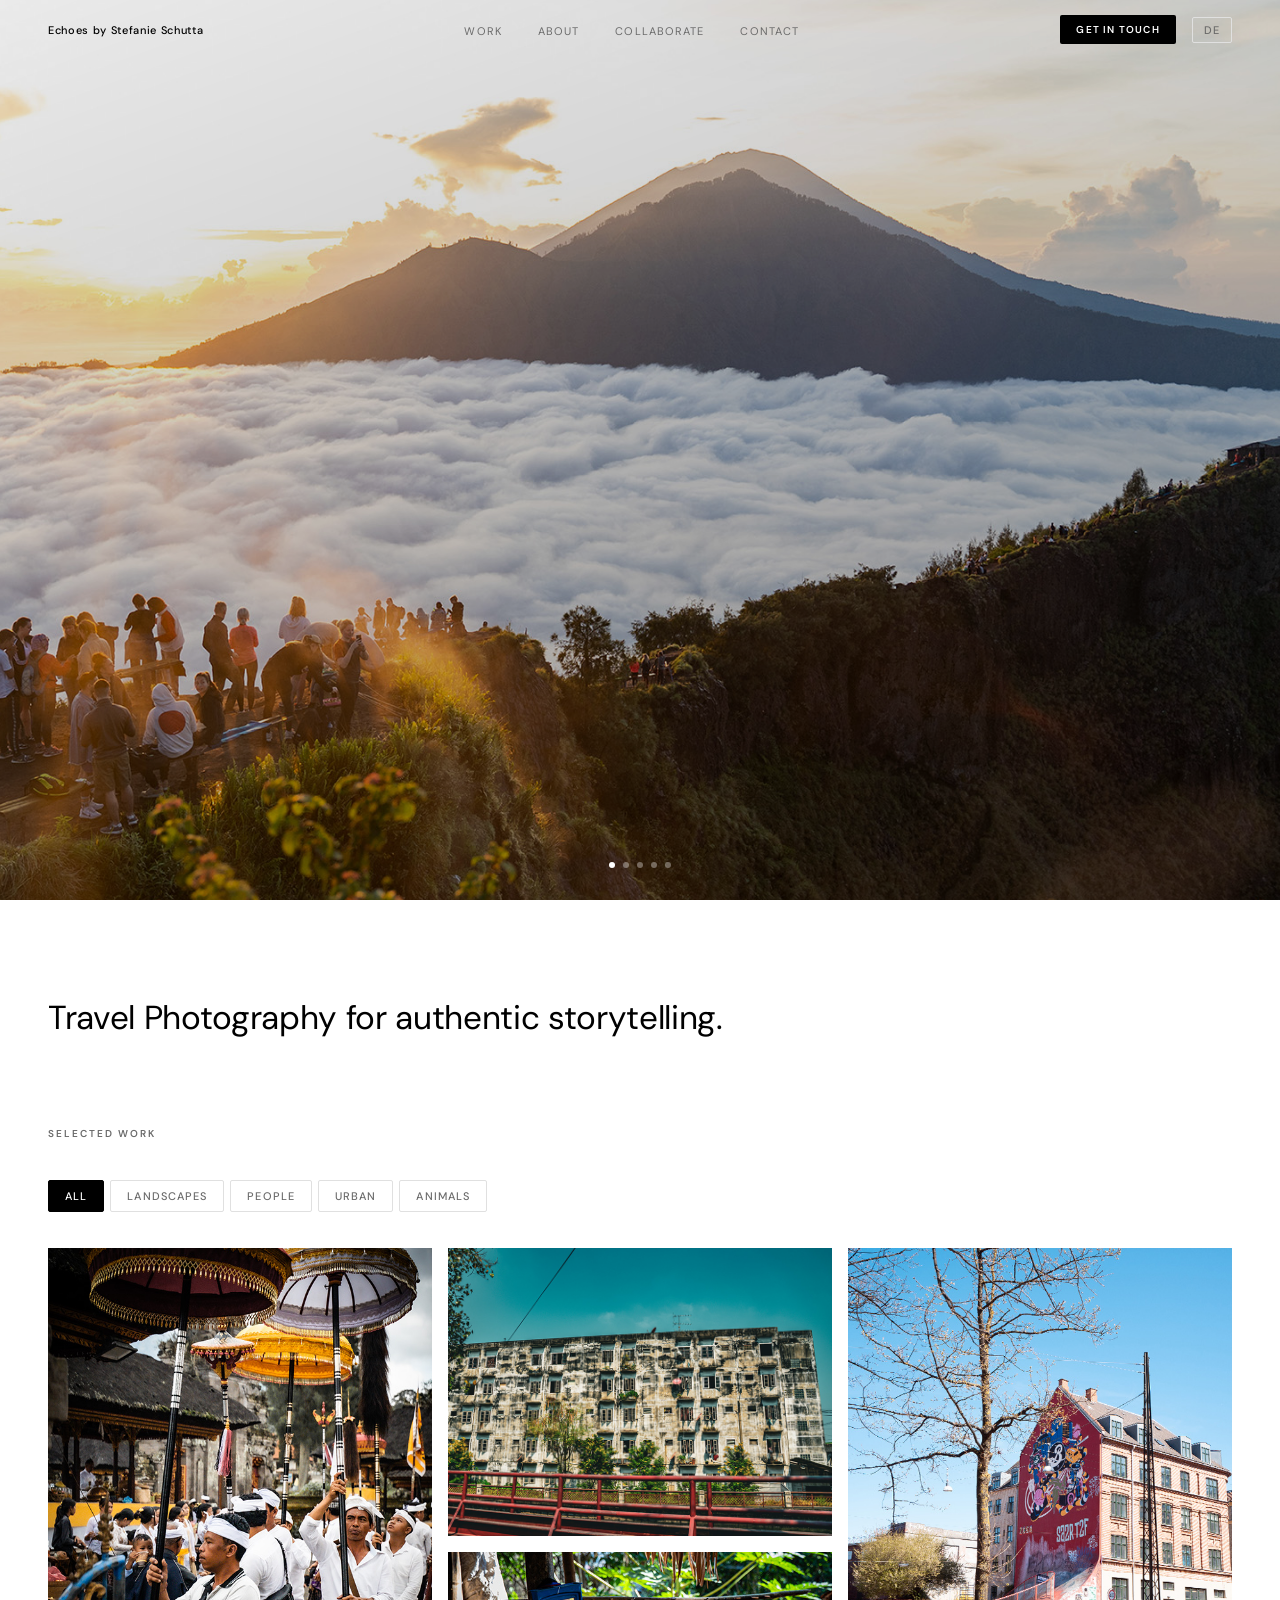
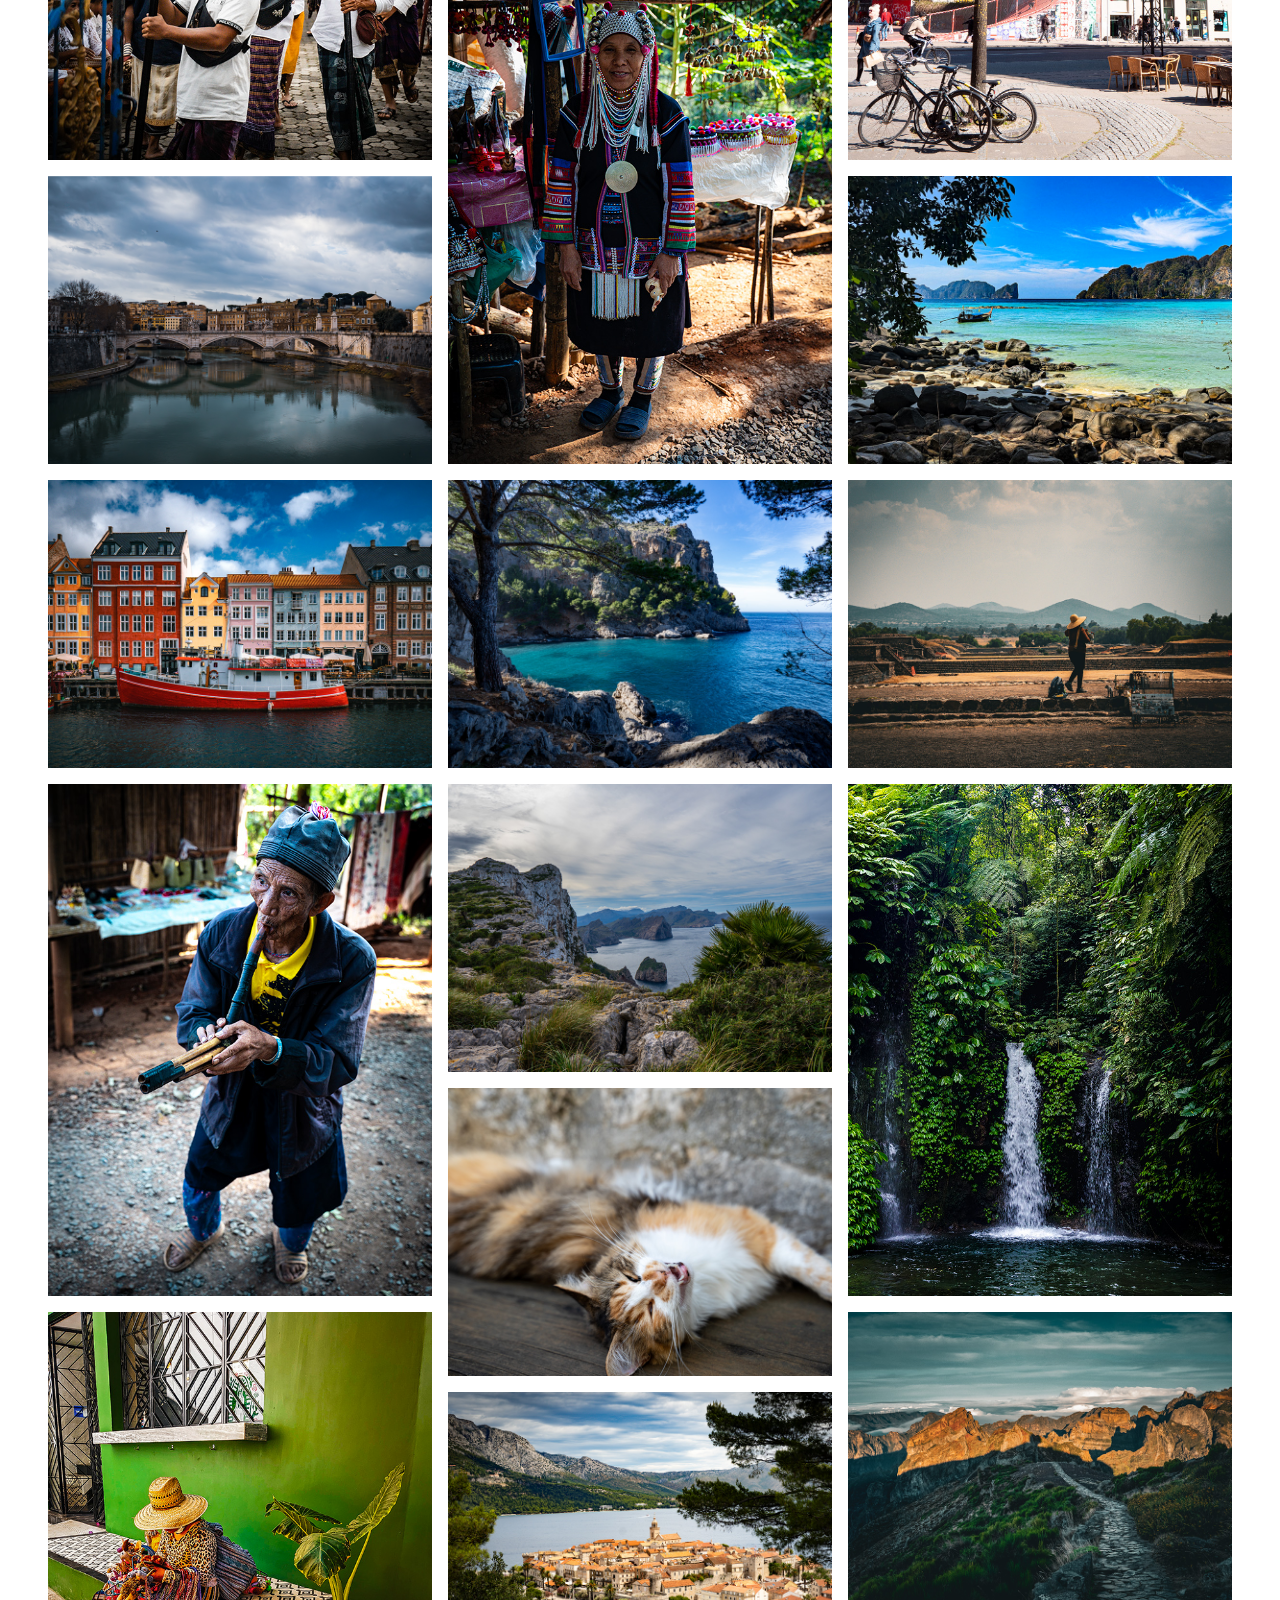
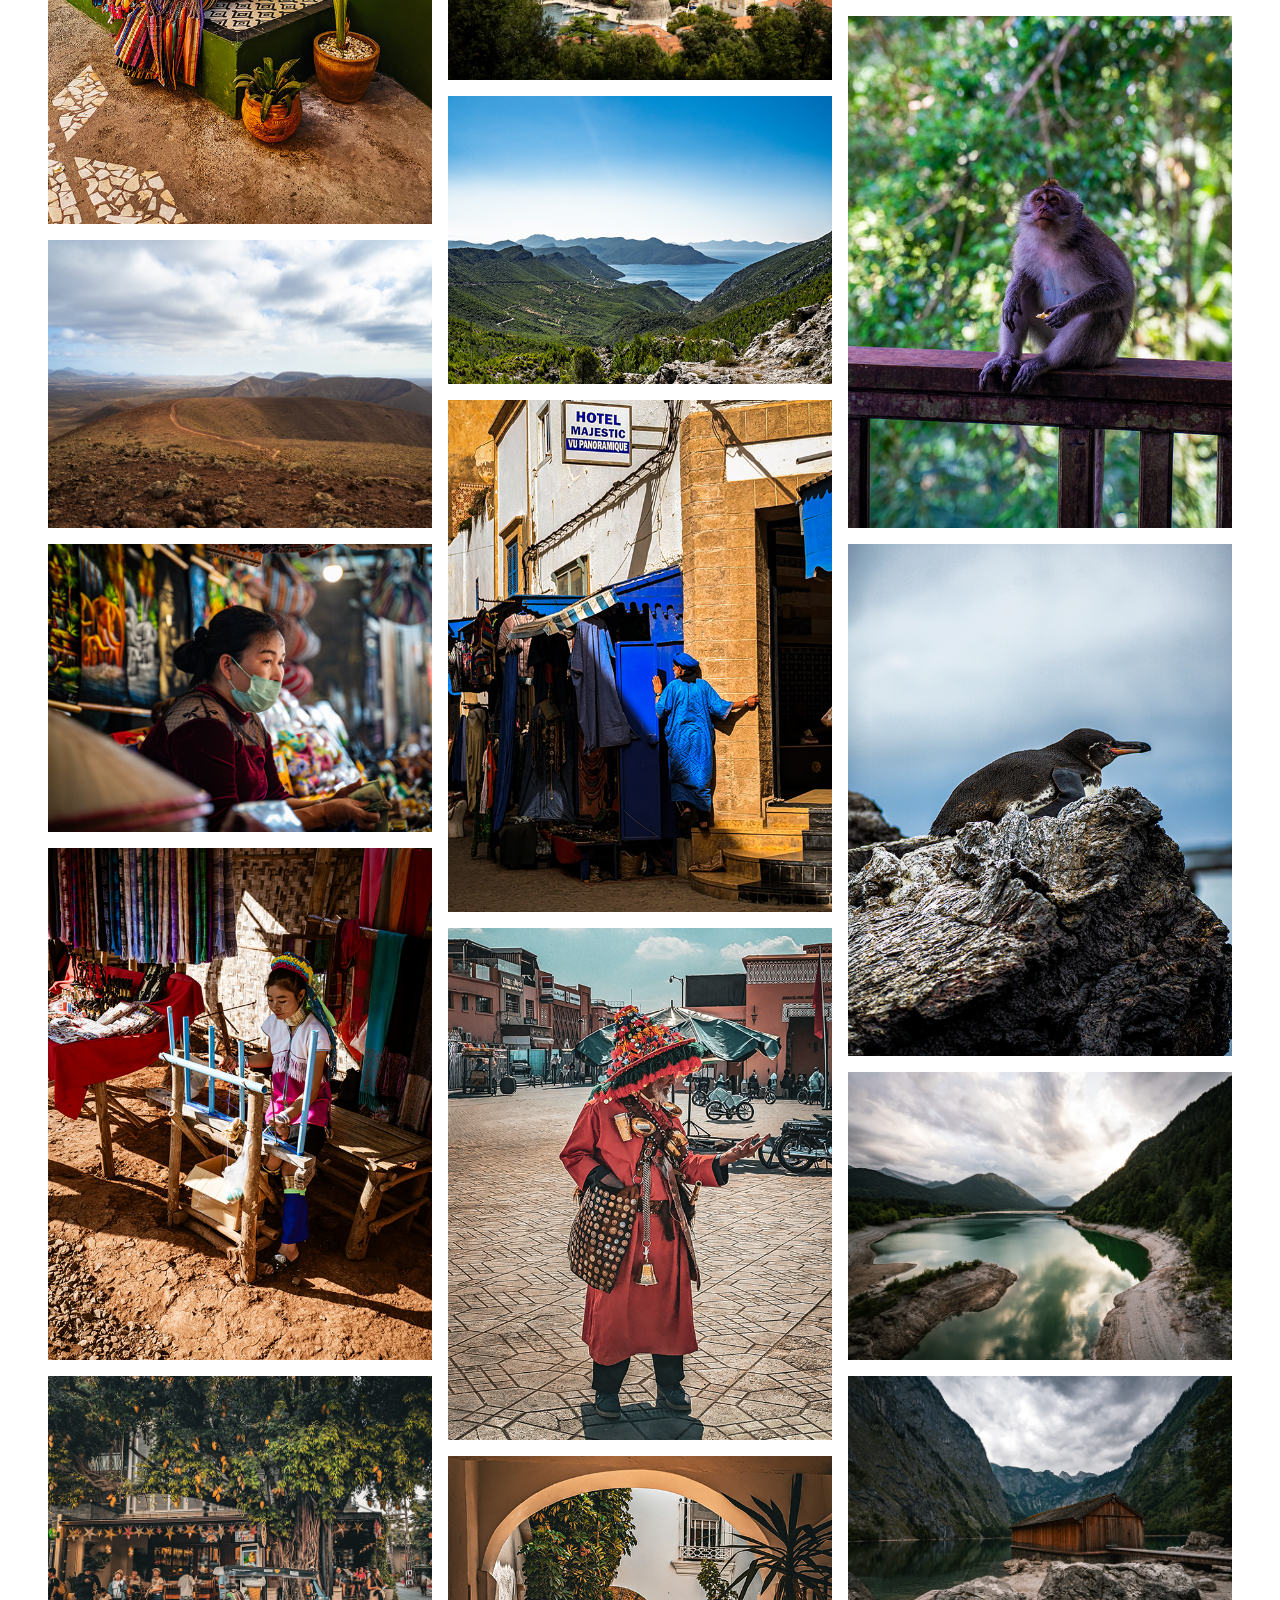
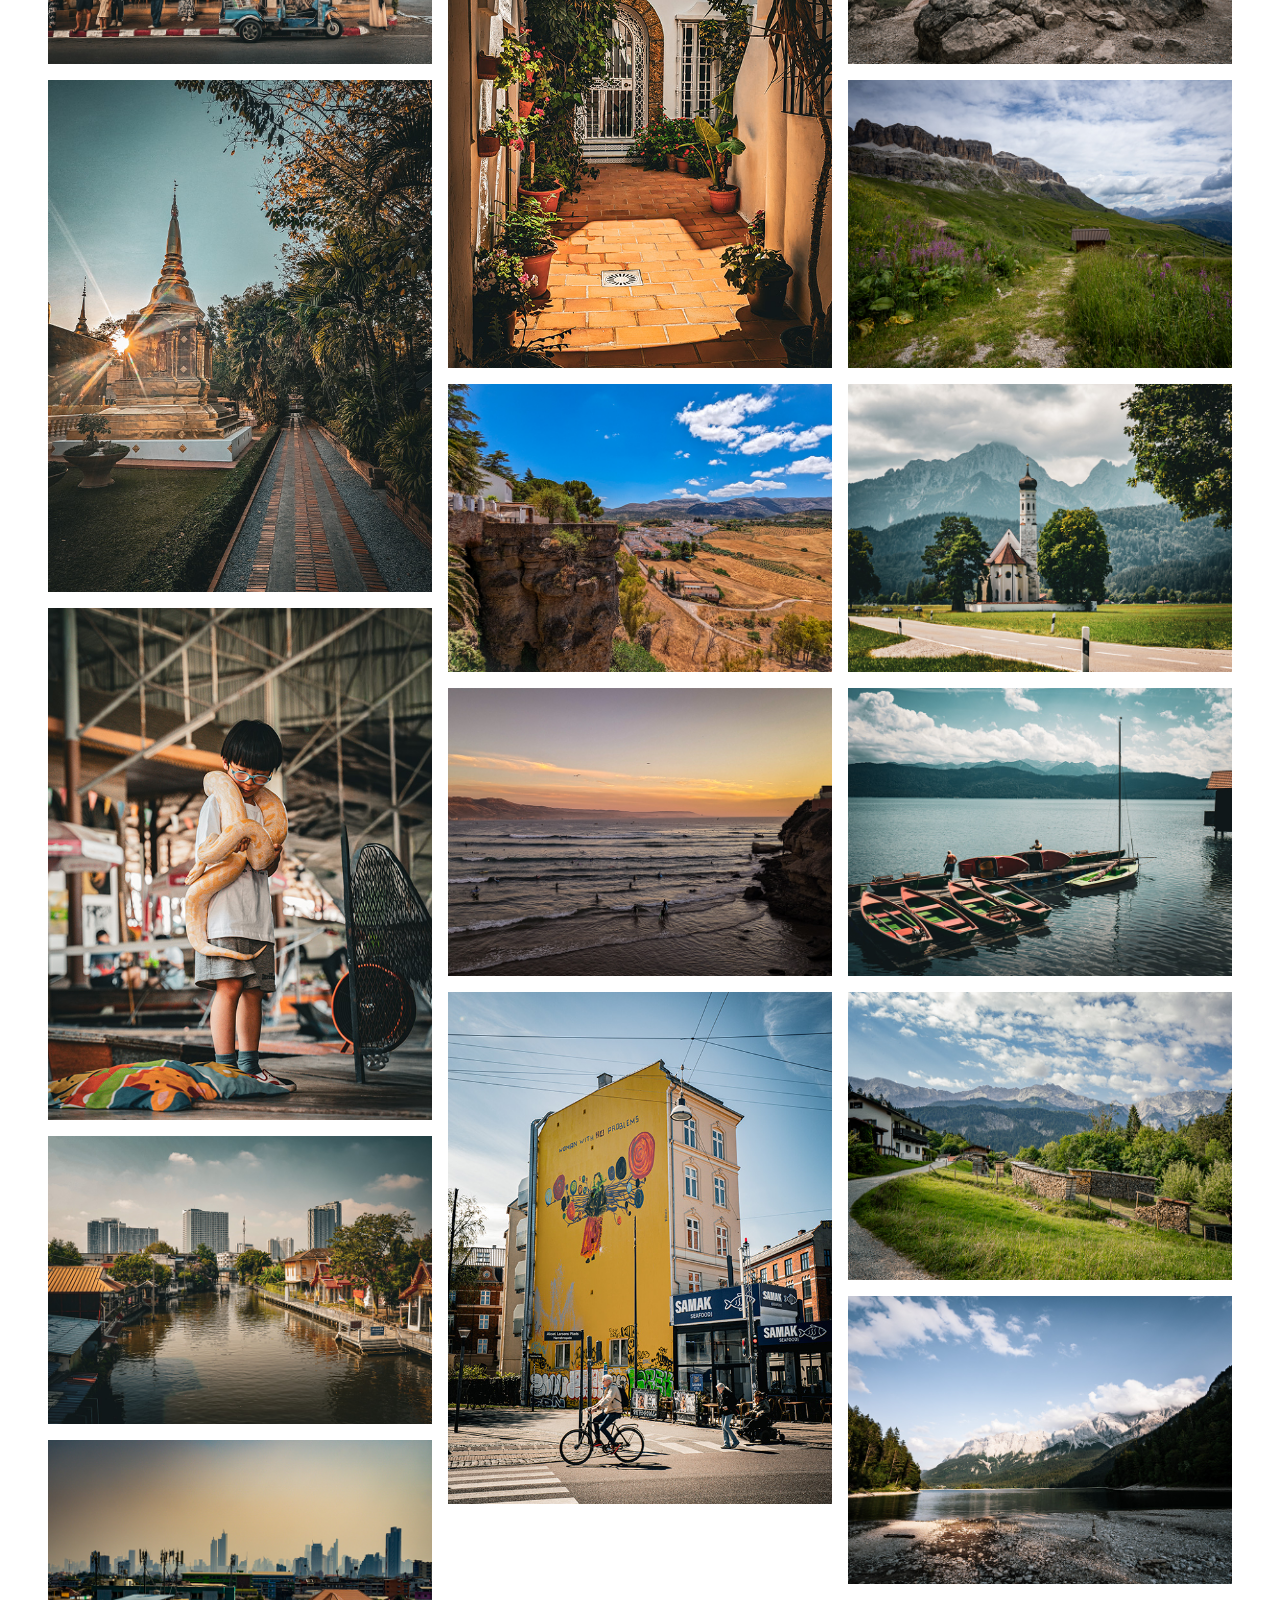
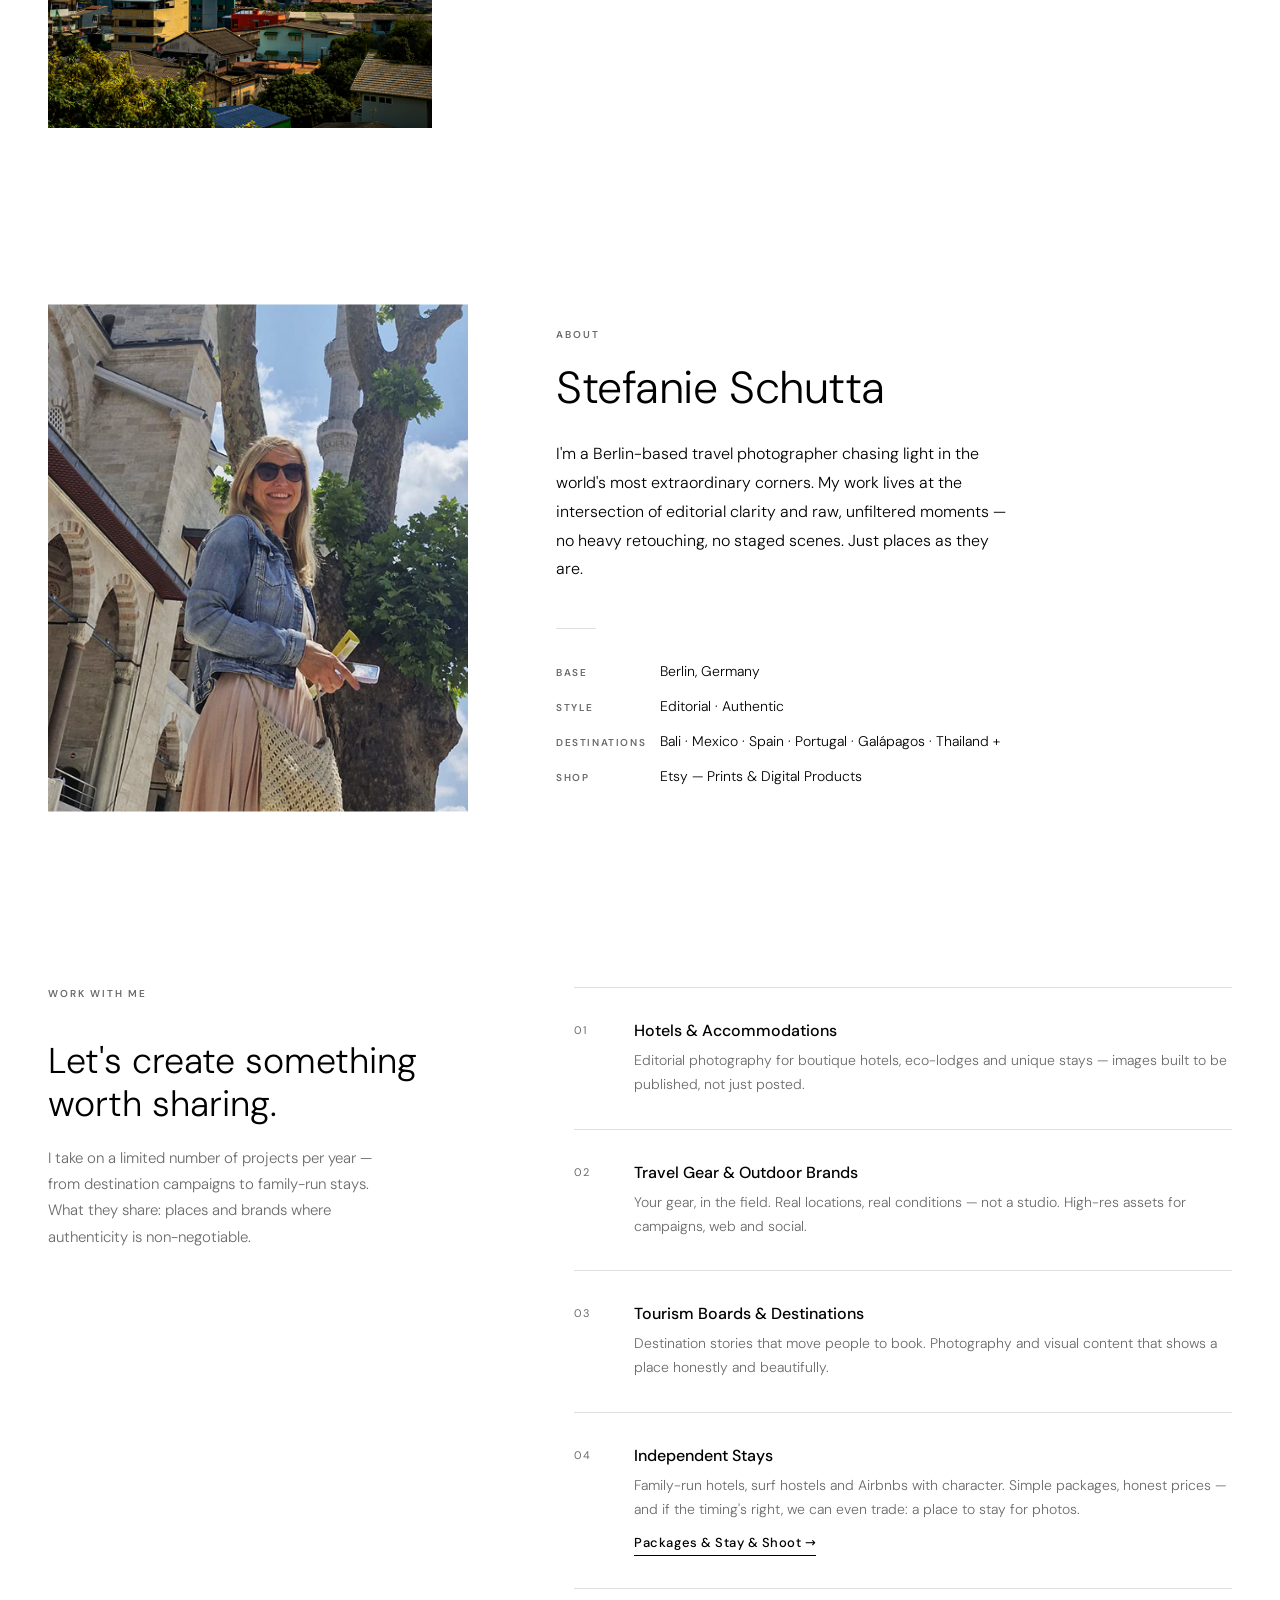
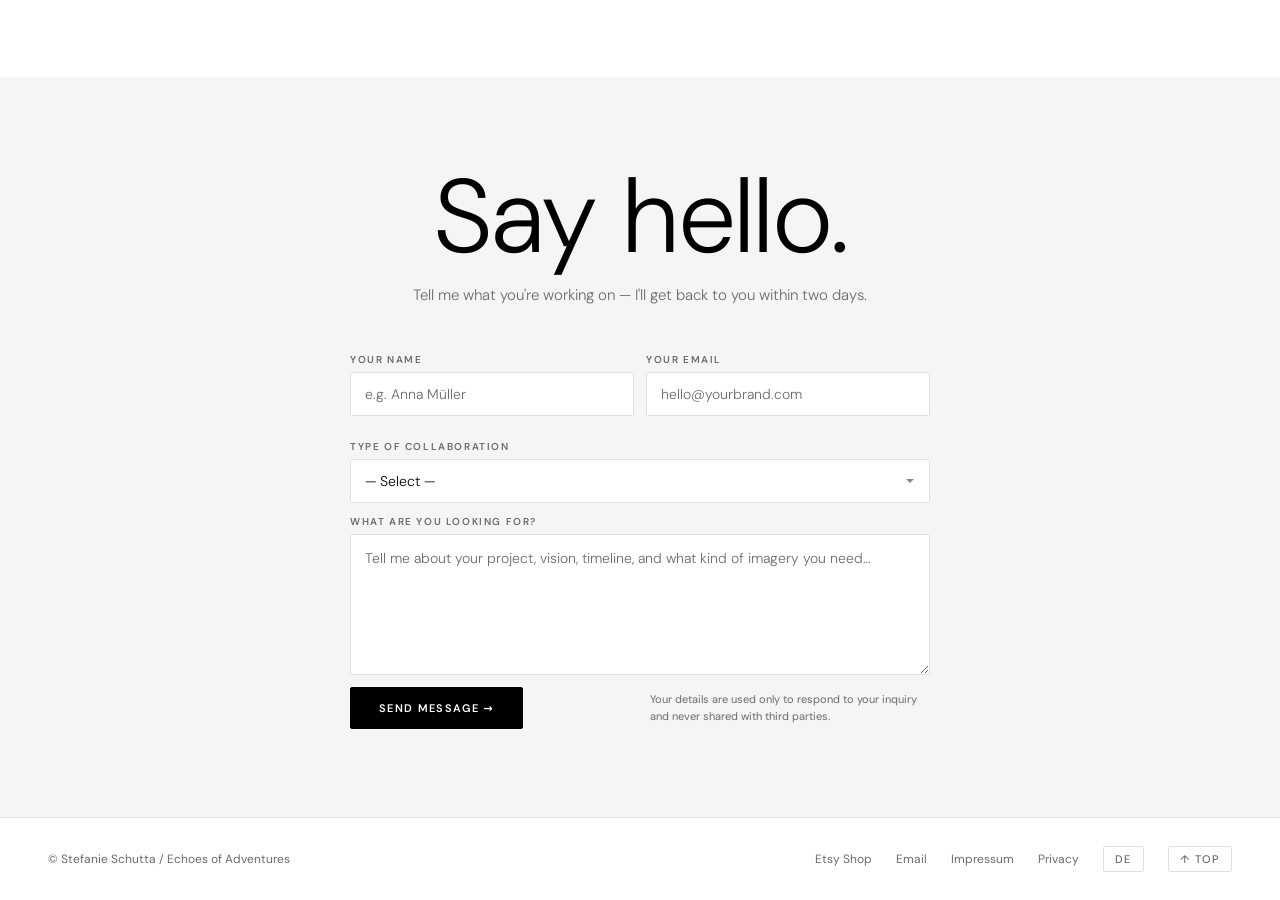
<file: index.html>
<!DOCTYPE html>
<html lang="en">
<head>
  <meta charset="UTF-8" />
  <meta name="viewport" content="width=device-width, initial-scale=1.0" />
  <meta name="description" content="Echoes by Stefanie Schutta — Travel Photography. Authentic storytelling for hotels, travel brands and tourism boards." />
  <meta property="og:title" content="Echoes by Stefanie Schutta · Travel Photography" />
  <meta property="og:description" content="Authentic travel photography for brand collaborations." />
  <meta property="og:type" content="website" />
  <title>Echoes by Stefanie Schutta · Travel Photography</title>
  <link rel="preload" href="dm-sans-latin-normal.woff2" as="font" type="font/woff2" crossorigin />
  <link rel="stylesheet" href="style.css" />
  <!-- Favicon -->
  <link rel="icon" type="image/svg+xml" href="images/favicon.svg" />
  <link rel="icon" type="image/png" sizes="32x32" href="images/favicon-32.png" />
  <link rel="icon" type="image/png" sizes="16x16" href="images/favicon-16.png" />
  <link rel="apple-touch-icon" sizes="180x180" href="images/favicon-180.png" />
</head>
<body>

  <!-- Skip link for keyboard / screen-reader users -->
  <a class="skip-link" href="#main">Skip to content</a>

  <!-- ═══════════════════════════════════════════
       NAV
  ════════════════════════════════════════════ -->
  <header>
    <nav class="nav" role="navigation" aria-label="Main navigation">
      <a href="#hero" class="nav-logo" aria-label="Echoes by Stefanie Schutta — home">
        Echoes by Stefanie Schutta
      </a>

      <ul class="nav-links" role="list">
        <li><a href="#gallery"   data-en="Work"        data-de="Arbeit">Work</a></li>
        <li><a href="#about"     data-en="About"       data-de="Über mich">About</a></li>
        <li><a href="#collaborate" data-en="Collaborate" data-de="Kollaboration">Collaborate</a></li>
        <li><a href="#contact"   data-en="Contact"     data-de="Kontakt">Contact</a></li>
      </ul>

      <div class="nav-right">
        <a
          href="#contact"
          class="nav-cta"
          data-en="Get in touch"
          data-de="Anfragen"
        >Get in touch</a>

        <button
          id="lang-toggle"
          class="btn-lang"
          aria-label="Switch language"
          type="button"
        >DE</button>

        <button
          id="hamburger"
          class="btn-hamburger"
          aria-label="Open menu"
          aria-expanded="false"
          aria-controls="mobile-nav"
          type="button"
        >
          <span></span>
          <span></span>
          <span></span>
        </button>
      </div>
    </nav>
  </header>

  <!-- Mobile nav overlay -->
  <div
    id="mobile-nav"
    class="mobile-nav"
    role="dialog"
    aria-label="Navigation menu"
    aria-modal="true"
  >
    <button id="mobile-nav-close" class="mobile-nav-close" aria-label="Close menu" type="button">
      &#x2715;
    </button>

    <a href="#gallery"     class="mobile-nav-link" data-en="Work"          data-de="Arbeit">Work</a>
    <a href="#about"       class="mobile-nav-link" data-en="About"         data-de="Über mich">About</a>
    <a href="#collaborate" class="mobile-nav-link" data-en="Collaborate"   data-de="Kollaboration">Collaborate</a>
    <a href="#contact"     class="mobile-nav-link" data-en="Contact"       data-de="Kontakt">Contact</a>
    <a href="#contact" class="mobile-nav-link" style="font-size:14px;letter-spacing:0.14em;margin-top:8px;" data-en="Get in touch →" data-de="Anfragen →">Get in touch →</a>

    <button id="mobile-lang" class="mobile-lang-toggle btn-lang" onclick="toggleLanguage()" type="button">DE</button>
  </div>

  <!-- ═══════════════════════════════════════════
       MAIN
  ════════════════════════════════════════════ -->
  <main id="main">

    <!-- ──────────────────────────────────────
         HERO SLIDER
    ─────────────────────────────────────── -->
    <section id="hero" class="hero" aria-label="Hero slideshow">

      <!-- Slides are injected by JS from HERO_SLIDES config in main.js -->
      <div id="hero-slides" class="hero-slides" aria-hidden="true"></div>

      <div class="hero-overlay" aria-hidden="true"></div>

      <!-- Dots + progress bar -->
      <div id="hero-dots" class="hero-dots" role="tablist" aria-label="Slides"></div>

      <!-- Slide arrows -->
      <button class="hero-arrow hero-arrow--prev" id="hero-prev" aria-label="Previous slide" type="button">
        <svg width="16" height="16" viewBox="0 0 16 16" fill="none" aria-hidden="true">
          <path d="M10 2L4 8l6 6" stroke="currentColor" stroke-width="1.8" stroke-linecap="round" stroke-linejoin="round"/>
        </svg>
      </button>
      <button class="hero-arrow hero-arrow--next" id="hero-next" aria-label="Next slide" type="button">
        <svg width="16" height="16" viewBox="0 0 16 16" fill="none" aria-hidden="true">
          <path d="M6 2l6 6-6 6" stroke="currentColor" stroke-width="1.8" stroke-linecap="round" stroke-linejoin="round"/>
        </svg>
      </button>

    </section>


    <!-- ──────────────────────────────────────
         CLAIM (statement band, real H1)
    ─────────────────────────────────────── -->
    <section class="claim" aria-labelledby="claim-heading">
      <div class="container">
        <h1 id="claim-heading" class="claim-title">
          <span
            class="claim-line"
            data-en="Travel Photography"
            data-de="Reisefotografie"
          >Travel Photography</span>
          <span
            class="claim-line claim-line--accent"
            data-en="for authentic storytelling."
            data-de="für authentisches Storytelling."
          >for authentic storytelling.</span>
        </h1>
      </div>
    </section>


    <!-- ──────────────────────────────────────
         GALLERY
    ─────────────────────────────────────── -->
    <section id="gallery" class="section" aria-labelledby="gallery-heading">
      <div class="container">

        <span
          id="gallery-heading"
          class="section-eyebrow"
          data-en="Selected Work"
          data-de="Ausgewählte Arbeiten"
        >Selected Work</span>

        <!-- Filter tabs -->
        <div
          class="gallery-filters"
          role="group"
          aria-label="Filter gallery by category"
        >
          <button class="filter-btn is-active" data-filter="all"
                  aria-pressed="true"
                  data-en="All" data-de="Alle">All</button>

          <button class="filter-btn" data-filter="landscape"
                  aria-pressed="false"
                  data-en="Landscapes" data-de="Landschaften">Landscapes</button>

          <button class="filter-btn" data-filter="people"
                  aria-pressed="false"
                  data-en="People" data-de="Menschen">People</button>

          <button class="filter-btn" data-filter="urban"
                  aria-pressed="false"
                  data-en="Urban" data-de="Urban">Urban</button>

          <button class="filter-btn" data-filter="animals"
                  aria-pressed="false"
                  data-en="Animals" data-de="Tiere">Animals</button>
        </div>

        <!-- Gallery grid — populated by JS from GALLERY config in main.js -->
        <div
          id="gallery-grid"
          class="gallery-grid"
          role="list"
          aria-label="Photo gallery"
        ></div>

      </div>
    </section>


    <!-- ──────────────────────────────────────
         ABOUT (Talva-style split)
    ─────────────────────────────────────── -->
    <section id="about" class="section about" aria-labelledby="about-heading">
      <div class="container">
        <div class="about-inner">

          <!-- Left: photo -->
          <div class="about-image-col">
            <div
              class="about-image"
              style="background-image: url('images/about.jpg');"
              role="img"
              aria-label="Stefanie Schutta, travel photographer"
            ></div>
          </div>

          <!-- Right: text -->
          <div class="about-text-col">

            <span
              class="about-eyebrow"
              data-en="About"
              data-de="Über mich"
            >About</span>

            <h2
              id="about-heading"
              class="about-name"
              data-en="Stefanie Schutta"
              data-de="Stefanie Schutta"
            >Steffi Schutta</h2>

            <p
              class="about-bio"
              data-en="I'm a Berlin-based travel photographer chasing light in the world's most extraordinary corners. My work lives at the intersection of editorial clarity and raw, unfiltered moments — no heavy retouching, no staged scenes. Just places as they are."
              data-de="Ich bin eine Berliner Reisefotografin, die das Licht in den außergewöhnlichsten Ecken der Welt einfängt. Meine Arbeit lebt an der Schnittstelle von redaktioneller Klarheit und unverfälschten Momenten — ohne schwere Bearbeitung, ohne gestellte Szenen. Einfach Orte, wie sie wirklich sind."
            >I'm a Berlin-based travel photographer chasing light in the world's most extraordinary corners. My work lives at the intersection of editorial clarity and raw, unfiltered moments — no heavy retouching, no staged scenes. Just places as they are.</p>

            <div class="about-divider" aria-hidden="true"></div>

            <dl class="about-meta">
              <div class="about-meta-row">
                <dt class="about-meta-key"
                    data-en="Base"
                    data-de="Standort">Base</dt>
                <dd class="about-meta-val"
                    data-en="Berlin, Germany"
                    data-de="Berlin, Deutschland">Berlin, Germany</dd>
              </div>
              <div class="about-meta-row">
                <dt class="about-meta-key"
                    data-en="Style"
                    data-de="Stil">Style</dt>
                <dd class="about-meta-val"
                    data-en="Editorial · Authentic"
                    data-de="Redaktionell · Authentisch">Editorial · Authentic</dd>
              </div>
              <div class="about-meta-row">
                <dt class="about-meta-key"
                    data-en="Destinations"
                    data-de="Destinationen">Destinations</dt>
                <dd class="about-meta-val"
                    data-en="Bali · Mexico · Spain · Portugal · Galápagos · Thailand +"
                    data-de="Bali · Mexiko · Spanien · Portugal · Galápagos · Thailand +">Bali · Mexico · Spain · Portugal · Galápagos · Thailand +</dd>
              </div>
              <div class="about-meta-row">
                <dt class="about-meta-key"
                    data-en="Shop"
                    data-de="Shop">Shop</dt>
                <dd class="about-meta-val">
                  <a
                    href="https://www.etsy.com/shop/EchoesOfAdventures"
                    target="_blank"
                    rel="noopener noreferrer"
                    data-en="Etsy — Prints &amp; Digital Products"
                    data-de="Etsy — Prints &amp; Digitale Produkte"
                  >Etsy — Prints &amp; Digital Products</a>
                </dd>
              </div>
            </dl>

          </div><!-- /about-text-col -->
        </div><!-- /about-inner -->
      </div>
    </section>


    <!-- ──────────────────────────────────────
         COLLABORATE
    ─────────────────────────────────────── -->
    <section id="collaborate" class="section" aria-labelledby="collaborate-heading">
      <div class="container">
        <div class="collaborate-inner">

          <!-- Sticky intro -->
          <div class="collaborate-intro">
            <span
              class="section-eyebrow"
              data-en="Work with me"
              data-de="Zusammenarbeit"
            >Work with me</span>

            <h2
              id="collaborate-heading"
              class="collaborate-heading"
              data-en="Let's create something worth sharing."
              data-de="Lass uns etwas erschaffen, das es wert ist, geteilt zu werden."
            >Let's create something worth sharing.</h2>

            <p
              class="collaborate-sub"
              data-en="I take on a limited number of projects per year — from destination campaigns to family-run stays. What they share: places and brands where authenticity is non-negotiable."
              data-de="Ich übernehme eine begrenzte Anzahl von Projekten pro Jahr — von Destinationskampagnen bis zu familiengeführten Unterkünften. Was sie verbindet: Orte und Marken, bei denen Authentizität nicht verhandelbar ist."
            >I take on a limited number of projects per year — from destination campaigns to family-run stays. What they share: places and brands where authenticity is non-negotiable.</p>
          </div>

          <!-- Collaboration types -->
          <div class="collab-types" role="list">

            <article class="collab-item" role="listitem">
              <span class="collab-num" aria-hidden="true">01</span>
              <div>
                <h3
                  class="collab-name"
                  data-en="Hotels &amp; Accommodations"
                  data-de="Hotels &amp; Unterkünfte"
                >Hotels &amp; Accommodations</h3>
                <p
                  class="collab-desc"
                  data-en="Editorial photography for boutique hotels, eco-lodges and unique stays — images built to be published, not just posted."
                  data-de="Redaktionelle Fotografie für Boutique-Hotels, Öko-Lodges und besondere Unterkünfte — Bilder, die zur Veröffentlichung geschaffen sind."
                >Editorial photography for boutique hotels, eco-lodges and unique stays — images built to be published, not just posted.</p>
              </div>
            </article>

            <article class="collab-item" role="listitem">
              <span class="collab-num" aria-hidden="true">02</span>
              <div>
                <h3
                  class="collab-name"
                  data-en="Travel Gear &amp; Outdoor Brands"
                  data-de="Travel Gear &amp; Outdoor-Brands"
                >Travel Gear &amp; Outdoor Brands</h3>
                <p
                  class="collab-desc"
                  data-en="Your gear, in the field. Real locations, real conditions — not a studio. High-res assets for campaigns, web and social."
                  data-de="Dein Equipment, im Einsatz. Echte Orte, echte Bedingungen — kein Studio. Hochauflösende Bilder für Kampagnen, Web und Social Media."
                >Your gear, in the field. Real locations, real conditions — not a studio. High-res assets for campaigns, web and social.</p>
              </div>
            </article>

            <article class="collab-item" role="listitem">
              <span class="collab-num" aria-hidden="true">03</span>
              <div>
                <h3
                  class="collab-name"
                  data-en="Tourism Boards &amp; Destinations"
                  data-de="Tourismus-Boards &amp; Destinationen"
                >Tourism Boards &amp; Destinations</h3>
                <p
                  class="collab-desc"
                  data-en="Destination stories that move people to book. Photography and visual content that shows a place honestly and beautifully."
                  data-de="Destinationsgeschichten, die Menschen zum Buchen bewegen. Fotografie und visueller Content, der einen Ort ehrlich und schön zeigt."
                >Destination stories that move people to book. Photography and visual content that shows a place honestly and beautifully.</p>
              </div>
            </article>

            <article class="collab-item" role="listitem">
              <span class="collab-num" aria-hidden="true">04</span>
              <div>
                <h3
                  class="collab-name"
                  data-en="Independent Stays"
                  data-de="Independent Stays"
                >Independent Stays</h3>
                <p class="collab-desc">
                  <span
                    data-en="Family-run hotels, surf hostels and Airbnbs with character. Simple packages, honest prices — and if the timing's right, we can even trade: a place to stay for photos."
                    data-de="Familiengeführte Hotels, Surf Hostels und Airbnbs mit Charakter. Einfache Pakete, ehrliche Preise — und wenn das Timing passt, tauschen wir auch: Unterkunft gegen Fotos."
                  >Family-run hotels, surf hostels and Airbnbs with character. Simple packages, honest prices — and if the timing's right, we can even trade: a place to stay for photos.</span>
                  <a
                    href="stays.html"
                    class="collab-link"
                    data-en="Packages &amp; Stay &amp; Shoot →"
                    data-de="Pakete &amp; Stay &amp; Shoot →"
                  >Packages &amp; Stay &amp; Shoot →</a>
                </p>
              </div>
            </article>

          </div><!-- /collab-types -->
        </div><!-- /collaborate-inner -->
      </div>
    </section>


    <!-- ──────────────────────────────────────
         CONTACT
    ─────────────────────────────────────── -->
    <section id="contact" class="section contact" aria-labelledby="contact-heading">
      <div class="container">

        <h2
          id="contact-heading"
          class="contact-headline"
          data-en="Say hello."
          data-de="Melde dich."
        >Say hello.</h2>

        <p
          class="contact-sub"
          data-en="Tell me what you're working on — I'll get back to you within two days."
          data-de="Erzähl mir, woran du arbeitest — ich melde mich innerhalb von zwei Tagen."
        >Tell me what you're working on — I'll get back to you within two days.</p>

        <form
          id="contact-form"
          class="contact-form"
          action="https://formspree.io/f/mnjkjlgk"
          method="POST"
          novalidate
        >
          <!-- Honeypot: bots fill this in, humans don't see it -->
          <div class="form-trap" aria-hidden="true">
            <label for="__trap">Leave this empty</label>
            <input type="text" id="__trap" name="_gotcha" tabindex="-1" autocomplete="off" />
          </div>

          <!-- Hidden: redirect after submission (Formspree will use AJAX instead) -->
          <input type="hidden" name="_subject" value="New collaboration inquiry — Stefanie Schutta" />

          <div class="form-row">
            <div class="form-group">
              <label for="contact-name"
                     data-en="Your name"
                     data-de="Dein Name">Your name</label>
              <input
                type="text"
                id="contact-name"
                name="name"
                autocomplete="name"
                required
                data-en-placeholder="e.g. Anna Müller"
                data-de-placeholder="z.B. Anna Müller"
                placeholder="e.g. Anna Müller"
              />
            </div>
            <div class="form-group">
              <label for="contact-email"
                     data-en="Your email"
                     data-de="Deine E-Mail">Your email</label>
              <input
                type="email"
                id="contact-email"
                name="email"
                autocomplete="email"
                required
                placeholder="hello@yourbrand.com"
              />
            </div>
          </div>

          <div class="form-group">
            <label for="contact-type"
                   data-en="Type of collaboration"
                   data-de="Art der Zusammenarbeit">Type of collaboration</label>
            <select id="contact-type" name="collaboration_type">
              <option value="" data-en="— Select —" data-de="— Auswählen —">— Select —</option>
              <option value="Hotel / Accommodation"    data-en="Hotel / Accommodation"    data-de="Hotel / Unterkunft">Hotel / Accommodation</option>
              <option value="Independent Stay / Stay and Shoot" data-en="Airbnb, Hostel &amp; Small Hotel / Stay &amp; Shoot" data-de="Airbnb, Hostel &amp; kleines Hotel / Stay &amp; Shoot">Airbnb, Hostel &amp; Small Hotel / Stay &amp; Shoot</option>
              <option value="Travel Gear / Outdoor Brand" data-en="Travel Gear / Outdoor Brand" data-de="Travel Gear / Outdoor-Brand">Travel Gear / Outdoor Brand</option>
              <option value="Tourism Board / Destination" data-en="Tourism Board / Destination" data-de="Tourismus-Board / Destination">Tourism Board / Destination</option>
              <option value="Other"                    data-en="Other"                    data-de="Sonstiges">Other</option>
            </select>
          </div>

          <div class="form-group">
            <label for="contact-message"
                   data-en="What are you looking for?"
                   data-de="Was suchst du?">What are you looking for?</label>
            <textarea
              id="contact-message"
              name="message"
              rows="5"
              required
              data-en-placeholder="Tell me about your project, vision, timeline, and what kind of imagery you need…"
              data-de-placeholder="Erzähl mir von deinem Projekt, deiner Vision, dem Zeitraum und welche Art von Bildern du benötigst…"
              placeholder="Tell me about your project, vision, timeline, and what kind of imagery you need…"
            ></textarea>
          </div>

          <div class="form-bottom">
            <button type="submit" class="btn-submit" id="form-submit-btn">
              <span data-en="Send message →" data-de="Nachricht senden →">Send message →</span>
            </button>
            <p class="form-note"
               data-en="Your details are used only to respond to your inquiry and never shared with third parties."
               data-de="Deine Daten werden ausschließlich zur Beantwortung deiner Anfrage genutzt und nicht an Dritte weitergegeben.">
              Your details are used only to respond to your inquiry and never shared with third parties.
            </p>
          </div>

          <p id="form-error" class="form-error-msg" role="alert" hidden></p>

        </form>

      </div>
    </section>

  </main>

  <!-- ═══════════════════════════════════════════
       FOOTER
  ════════════════════════════════════════════ -->
  <footer class="site-footer" role="contentinfo">
    <span
      data-en="© Stefanie Schutta / Echoes of Adventures"
      data-de="© Stefanie Schutta / Echoes of Adventures"
    >© Stefanie Schutta / Echoes of Adventures</span>

    <div class="footer-links">
      <a
        href="https://www.etsy.com/shop/EchoesOfAdventures"
        target="_blank"
        rel="noopener noreferrer"
        data-en="Etsy Shop"
        data-de="Etsy Shop"
      >Etsy Shop</a>

      <a href="mailto:stefanieschutta@gmail.com"
         data-en="Email" data-de="E-Mail">Email</a>

      <a href="impressum.html" data-en="Impressum" data-de="Impressum">Impressum</a>
      <a href="datenschutz.html" data-en="Privacy" data-de="Datenschutz">Privacy</a>

      <button
        onclick="toggleLanguage()"
        class="btn-lang"
        type="button"
        aria-label="Toggle language"
        data-en="DE"
        data-de="EN"
      >DE</button>

      <button
        id="back-to-top"
        class="btn-back-top"
        type="button"
        aria-label="Back to top"
        data-en="↑ Top"
        data-de="↑ Oben"
      >↑ Top</button>
    </div>
  </footer>

  <!-- ═══════════════════════════════════════════
       LIGHTBOX
  ════════════════════════════════════════════ -->
  <div
    id="lightbox"
    class="lightbox"
    role="dialog"
    aria-modal="true"
    aria-label="Photo lightbox"
    aria-hidden="true"
  >
    <button id="lb-close" class="lb-btn" aria-label="Close lightbox" type="button">&#x2715;</button>
    <button id="lb-prev"  class="lb-btn" aria-label="Previous photo" type="button">&#x2039;</button>
    <button id="lb-next"  class="lb-btn" aria-label="Next photo"     type="button">&#x203A;</button>

    <div
      id="lb-img"
      class="lb-img"
      role="img"
      aria-live="polite"
    ></div>

    <p id="lb-caption" class="lb-caption" aria-live="polite"></p>
    <p id="lb-counter" class="lb-counter" aria-live="polite"></p>
  </div>

  <script src="main.js"></script>
</body>
</html>
</file>
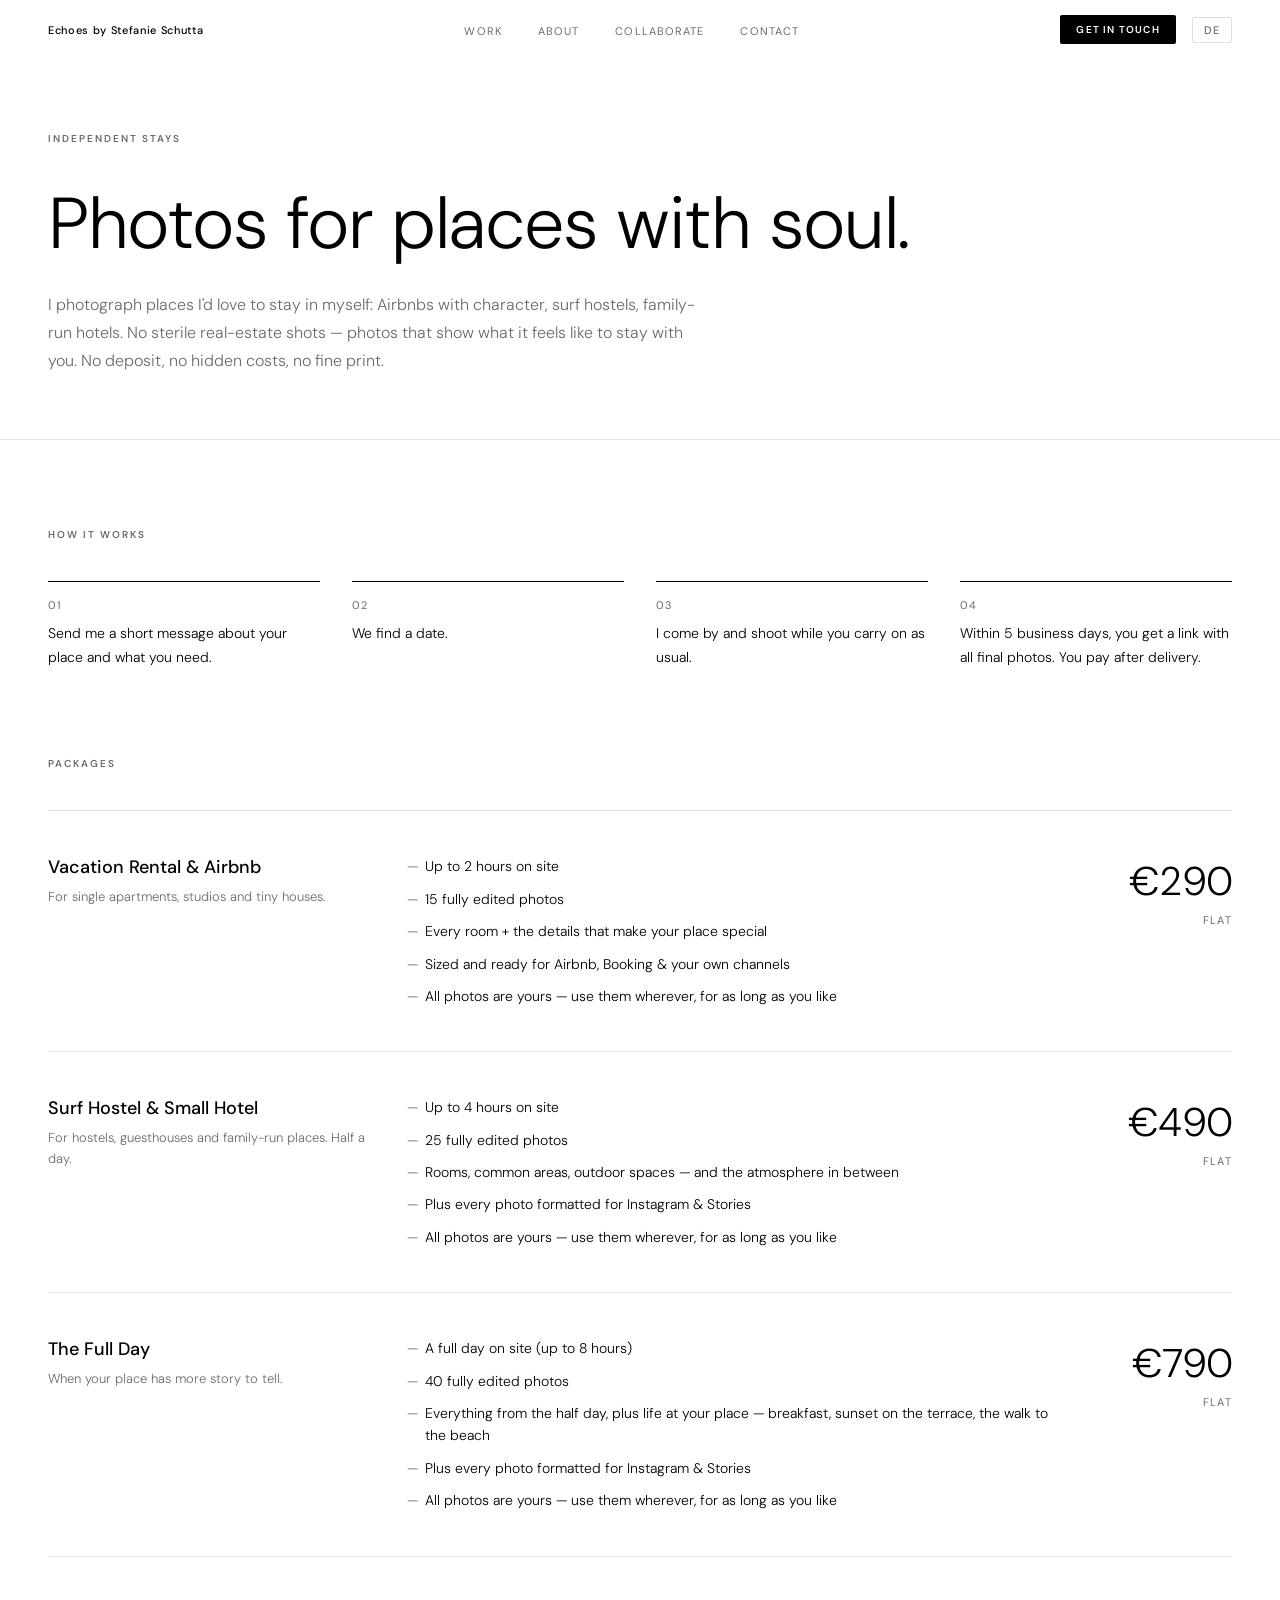
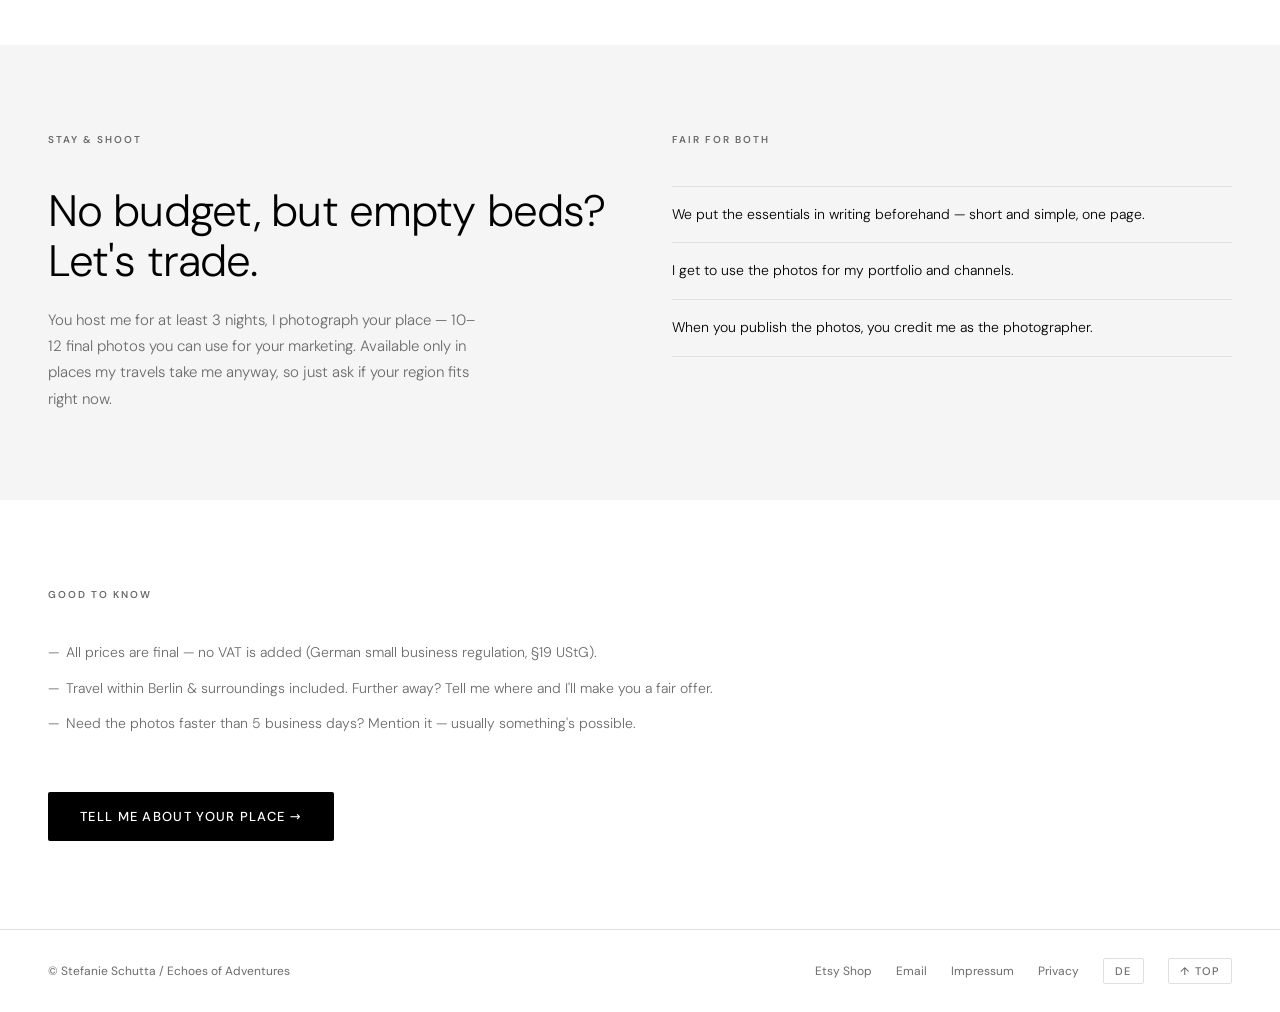
<file: stays.html>
<!DOCTYPE html>
<html lang="en">
<head>
  <meta charset="UTF-8" />
  <meta name="viewport" content="width=device-width, initial-scale=1.0" />
  <meta name="description" content="Photography for family-run hotels, surf hostels and Airbnbs — simple packages, honest prices, or trade a stay for photos." />
  <title>Independent Stays · Echoes by Stefanie Schutta</title>
  <link rel="preload" href="dm-sans-latin-normal.woff2" as="font" type="font/woff2" crossorigin />
  <link rel="stylesheet" href="style.css" />
  <link rel="icon" type="image/svg+xml" href="images/favicon.svg" />
  <link rel="icon" type="image/png" sizes="32x32" href="images/favicon-32.png" />
  <link rel="icon" type="image/png" sizes="16x16" href="images/favicon-16.png" />
  <link rel="apple-touch-icon" sizes="180x180" href="images/favicon-180.png" />
</head>
<body>

  <a class="skip-link" href="#main">Skip to content</a>

  <!-- NAV -->
  <header>
    <nav class="nav is-scrolled" role="navigation" aria-label="Main navigation">
      <a href="index.html" class="nav-logo" aria-label="Echoes by Stefanie Schutta — home">
        Echoes by Stefanie Schutta
      </a>

      <ul class="nav-links" role="list">
        <li><a href="index.html#gallery"     data-en="Work"        data-de="Arbeit">Work</a></li>
        <li><a href="index.html#about"       data-en="About"       data-de="Über mich">About</a></li>
        <li><a href="index.html#collaborate" data-en="Collaborate" data-de="Kollaboration">Collaborate</a></li>
        <li><a href="index.html#contact"     data-en="Contact"     data-de="Kontakt">Contact</a></li>
      </ul>

      <div class="nav-right">
        <a
          href="index.html#contact"
          class="nav-cta"
          data-en="Get in touch"
          data-de="Anfragen"
        >Get in touch</a>

        <button
          id="lang-toggle"
          class="btn-lang"
          aria-label="Switch language"
          type="button"
        >DE</button>

        <button
          id="hamburger"
          class="btn-hamburger"
          aria-label="Open menu"
          aria-expanded="false"
          aria-controls="mobile-nav"
          type="button"
        >
          <span></span>
          <span></span>
          <span></span>
        </button>
      </div>
    </nav>
  </header>

  <!-- Mobile nav overlay -->
  <div
    id="mobile-nav"
    class="mobile-nav"
    role="dialog"
    aria-label="Navigation menu"
    aria-modal="true"
  >
    <button id="mobile-nav-close" class="mobile-nav-close" aria-label="Close menu" type="button">
      &#x2715;
    </button>

    <a href="index.html#gallery"     class="mobile-nav-link" data-en="Work"        data-de="Arbeit">Work</a>
    <a href="index.html#about"       class="mobile-nav-link" data-en="About"       data-de="Über mich">About</a>
    <a href="index.html#collaborate" class="mobile-nav-link" data-en="Collaborate" data-de="Kollaboration">Collaborate</a>
    <a href="index.html#contact"     class="mobile-nav-link" data-en="Contact"     data-de="Kontakt">Contact</a>

    <button id="mobile-lang" class="mobile-lang-toggle btn-lang" onclick="toggleLanguage()" type="button">DE</button>
  </div>

  <!-- MAIN -->
  <main id="main">

    <!-- Header -->
    <section class="stays-header" aria-labelledby="stays-heading">
      <div class="container">
        <span
          class="section-eyebrow"
          data-en="Independent Stays"
          data-de="Independent Stays"
        >Independent Stays</span>

        <h1
          id="stays-heading"
          class="stays-title"
          data-en="Photos for places with soul."
          data-de="Fotos für Orte mit Seele."
        >Photos for places with soul.</h1>

        <p
          class="stays-intro"
          data-en="I photograph places I'd love to stay in myself: Airbnbs with character, surf hostels, family-run hotels. No sterile real-estate shots — photos that show what it feels like to stay with you. No deposit, no hidden costs, no fine print."
          data-de="Ich fotografiere Unterkünfte, in denen ich selbst gerne wohnen würde: Airbnbs mit Charakter, Surf Hostels, familiengeführte Hotels. Keine sterilen Immobilienfotos — Bilder, die zeigen, wie es sich anfühlt, bei dir zu sein. Keine Anzahlung, keine versteckten Kosten, kein Kleingedrucktes."
        >I photograph places I'd love to stay in myself: Airbnbs with character, surf hostels, family-run hotels. No sterile real-estate shots — photos that show what it feels like to stay with you. No deposit, no hidden costs, no fine print.</p>
      </div>
    </section>

    <!-- How it works -->
    <section class="section" aria-labelledby="stays-how-heading">
      <div class="container">
        <h2
          id="stays-how-heading"
          class="section-eyebrow"
          data-en="How it works"
          data-de="So einfach läuft's"
        >How it works</h2>

        <div class="stays-steps">
          <div class="stays-step">
            <span class="stays-step-num" aria-hidden="true">01</span>
            <p
              data-en="Send me a short message about your place and what you need."
              data-de="Du schreibst mir kurz, was du hast und was du brauchst."
            >Send me a short message about your place and what you need.</p>
          </div>
          <div class="stays-step">
            <span class="stays-step-num" aria-hidden="true">02</span>
            <p
              data-en="We find a date."
              data-de="Wir finden einen Termin."
            >We find a date.</p>
          </div>
          <div class="stays-step">
            <span class="stays-step-num" aria-hidden="true">03</span>
            <p
              data-en="I come by and shoot while you carry on as usual."
              data-de="Ich komme vorbei und fotografiere — du machst einfach weiter wie immer."
            >I come by and shoot while you carry on as usual.</p>
          </div>
          <div class="stays-step">
            <span class="stays-step-num" aria-hidden="true">04</span>
            <p
              data-en="Within 5 business days, you get a link with all final photos. You pay after delivery."
              data-de="Nach 5 Werktagen bekommst du einen Link mit allen fertigen Fotos. Du zahlst nach Lieferung."
            >Within 5 business days, you get a link with all final photos. You pay after delivery.</p>
          </div>
        </div>
      </div>
    </section>

    <!-- Packages -->
    <section class="section" aria-labelledby="stays-packages-heading" style="padding-top: 0;">
      <div class="container">
        <h2
          id="stays-packages-heading"
          class="section-eyebrow"
          data-en="Packages"
          data-de="Pakete"
        >Packages</h2>

        <div class="stays-packages">

          <article class="stays-package">
            <div>
              <h3
                class="stays-package-name"
                data-en="Vacation Rental &amp; Airbnb"
                data-de="Ferienwohnung &amp; Airbnb"
              >Vacation Rental &amp; Airbnb</h3>
              <p
                class="stays-package-for"
                data-en="For single apartments, studios and tiny houses."
                data-de="Für einzelne Wohnungen, Studios und Tiny Houses."
              >For single apartments, studios and tiny houses.</p>
            </div>
            <ul class="stays-package-list">
              <li data-en="Up to 2 hours on site" data-de="Bis zu 2 Stunden vor Ort">Up to 2 hours on site</li>
              <li data-en="15 fully edited photos" data-de="15 fertig bearbeitete Fotos">15 fully edited photos</li>
              <li data-en="Every room + the details that make your place special" data-de="Alle Räume + die Details, die deine Unterkunft besonders machen">Every room + the details that make your place special</li>
              <li data-en="Sized and ready for Airbnb, Booking &amp; your own channels" data-de="Perfekt zugeschnitten für Airbnb, Booking &amp; deine eigenen Kanäle">Sized and ready for Airbnb, Booking &amp; your own channels</li>
              <li data-en="All photos are yours — use them wherever, for as long as you like" data-de="Alle Fotos gehören dir — nutze sie, wo und solange du willst">All photos are yours — use them wherever, for as long as you like</li>
            </ul>
            <p class="stays-price">€290
              <small data-en="flat" data-de="Festpreis">flat</small>
            </p>
          </article>

          <article class="stays-package">
            <div>
              <h3
                class="stays-package-name"
                data-en="Surf Hostel &amp; Small Hotel"
                data-de="Surf Hostel &amp; kleines Hotel"
              >Surf Hostel &amp; Small Hotel</h3>
              <p
                class="stays-package-for"
                data-en="For hostels, guesthouses and family-run places. Half a day."
                data-de="Für Hostels, Guesthouses und familiengeführte Häuser. Ein halber Tag."
              >For hostels, guesthouses and family-run places. Half a day.</p>
            </div>
            <ul class="stays-package-list">
              <li data-en="Up to 4 hours on site" data-de="Bis zu 4 Stunden vor Ort">Up to 4 hours on site</li>
              <li data-en="25 fully edited photos" data-de="25 fertig bearbeitete Fotos">25 fully edited photos</li>
              <li data-en="Rooms, common areas, outdoor spaces — and the atmosphere in between" data-de="Zimmer, Gemeinschaftsbereiche, Außenbereich — und die Atmosphäre dazwischen">Rooms, common areas, outdoor spaces — and the atmosphere in between</li>
              <li data-en="Plus every photo formatted for Instagram &amp; Stories" data-de="Zusätzlich alle Fotos in Formaten für Instagram &amp; Stories">Plus every photo formatted for Instagram &amp; Stories</li>
              <li data-en="All photos are yours — use them wherever, for as long as you like" data-de="Alle Fotos gehören dir — nutze sie, wo und solange du willst">All photos are yours — use them wherever, for as long as you like</li>
            </ul>
            <p class="stays-price">€490
              <small data-en="flat" data-de="Festpreis">flat</small>
            </p>
          </article>

          <article class="stays-package">
            <div>
              <h3
                class="stays-package-name"
                data-en="The Full Day"
                data-de="Der ganze Tag"
              >The Full Day</h3>
              <p
                class="stays-package-for"
                data-en="When your place has more story to tell."
                data-de="Wenn dein Haus mehr Geschichte zu erzählen hat."
              >When your place has more story to tell.</p>
            </div>
            <ul class="stays-package-list">
              <li data-en="A full day on site (up to 8 hours)" data-de="Ein voller Tag vor Ort (bis zu 8 Stunden)">A full day on site (up to 8 hours)</li>
              <li data-en="40 fully edited photos" data-de="40 fertig bearbeitete Fotos">40 fully edited photos</li>
              <li data-en="Everything from the half day, plus life at your place — breakfast, sunset on the terrace, the walk to the beach" data-de="Alles aus dem halben Tag, plus: Leben im Haus — Frühstück, Sonnenuntergang auf der Terrasse, der Weg zum Strand">Everything from the half day, plus life at your place — breakfast, sunset on the terrace, the walk to the beach</li>
              <li data-en="Plus every photo formatted for Instagram &amp; Stories" data-de="Zusätzlich alle Fotos in Formaten für Instagram &amp; Stories">Plus every photo formatted for Instagram &amp; Stories</li>
              <li data-en="All photos are yours — use them wherever, for as long as you like" data-de="Alle Fotos gehören dir — nutze sie, wo und solange du willst">All photos are yours — use them wherever, for as long as you like</li>
            </ul>
            <p class="stays-price">€790
              <small data-en="flat" data-de="Festpreis">flat</small>
            </p>
          </article>

        </div>
      </div>
    </section>

    <!-- Stay & Shoot -->
    <section class="section stays-barter" aria-labelledby="barter-heading">
      <div class="container">
        <div class="stays-barter-inner">

          <div>
            <span
              class="section-eyebrow"
              data-en="Stay &amp; Shoot"
              data-de="Stay &amp; Shoot"
            >Stay &amp; Shoot</span>

            <h2
              id="barter-heading"
              class="stays-barter-title"
              data-en="No budget, but empty beds? Let's trade."
              data-de="Kein Budget, aber freie Betten? Lass uns tauschen."
            >No budget, but empty beds? Let's trade.</h2>

            <p
              class="stays-barter-lead"
              data-en="You host me for at least 3 nights, I photograph your place — 10–12 final photos you can use for your marketing. Available only in places my travels take me anyway, so just ask if your region fits right now."
              data-de="Du stellst mir Unterkunft für mindestens 3 Nächte, ich fotografiere deine Unterkunft — 10–12 fertige Fotos für dein Marketing. Nur an Orten, an die mich meine Reisen ohnehin führen — frag einfach, ob deine Region gerade passt."
            >You host me for at least 3 nights, I photograph your place — 10–12 final photos you can use for your marketing. Available only in places my travels take me anyway, so just ask if your region fits right now.</p>
          </div>

          <div>
            <h3
              class="section-eyebrow"
              data-en="Fair for both"
              data-de="Fair für beide"
            >Fair for both</h3>
            <ul class="stays-barter-list">
              <li
                data-en="We put the essentials in writing beforehand — short and simple, one page."
                data-de="Wir halten vorher schriftlich fest, was du bekommst — kurz und unkompliziert, eine Seite."
              >We put the essentials in writing beforehand — short and simple, one page.</li>
              <li
                data-en="I get to use the photos for my portfolio and channels."
                data-de="Ich darf die Fotos für mein Portfolio und meine Kanäle nutzen."
              >I get to use the photos for my portfolio and channels.</li>
              <li
                data-en="When you publish the photos, you credit me as the photographer."
                data-de="Wenn du die Fotos veröffentlichst, nennst du mich als Fotografin."
              >When you publish the photos, you credit me as the photographer.</li>
            </ul>
          </div>

        </div>
      </div>
    </section>

    <!-- ──────────────────────────────────────
         REFERENZEN — VORBEREITET, NOCH DEAKTIVIERT
         Aktivieren, sobald reale Bilder vorliegen:
         1. Bilder als images/stays-ref-1.jpg … stays-ref-3.jpg ablegen
            (Querformat, ~1200×800px, <300 KB, WebP/JPG)
         2. Diesen Kommentarblock entfernen (nur die Kommentar-Marker,
            HTML bleibt stehen)
         3. alt-Texte + Ortsangaben pro Bild anpassen
    ─────────────────────────────────────── -->
    <!--
    <section class="section stays-refs" aria-labelledby="refs-heading" style="padding-top: 0;">
      <div class="container">
        <h2
          id="refs-heading"
          class="section-eyebrow"
          data-en="Recent shoots"
          data-de="Aktuelle Shootings"
        >Recent shoots</h2>

        <div class="stays-refs-grid">
          <figure class="stays-ref">
            <img src="images/stays-ref-1.jpg" alt="ALT-TEXT: Was ist zu sehen?" loading="lazy" width="1200" height="800" />
            <figcaption data-en="Hostel name — Berlin" data-de="Hostelname — Berlin">Hostel name — Berlin</figcaption>
          </figure>
          <figure class="stays-ref">
            <img src="images/stays-ref-2.jpg" alt="ALT-TEXT" loading="lazy" width="1200" height="800" />
            <figcaption data-en="Guesthouse — Sri Lanka" data-de="Guesthouse — Sri Lanka">Guesthouse — Sri Lanka</figcaption>
          </figure>
          <figure class="stays-ref">
            <img src="images/stays-ref-3.jpg" alt="ALT-TEXT" loading="lazy" width="1200" height="800" />
            <figcaption data-en="Apartment — Berlin" data-de="Apartment — Berlin">Apartment — Berlin</figcaption>
          </figure>
        </div>
      </div>
    </section>
    -->

    <!-- Good to know + CTA -->
    <section class="section" aria-labelledby="facts-heading">
      <div class="container">
        <h2
          id="facts-heading"
          class="section-eyebrow"
          data-en="Good to know"
          data-de="Gut zu wissen"
        >Good to know</h2>

        <ul class="stays-facts">
          <li
            data-en="All prices are final — no VAT is added (German small business regulation, §19 UStG)."
            data-de="Alle Preise sind Endpreise — es kommt keine Mehrwertsteuer dazu (Kleinunternehmerregelung §19 UStG)."
          >All prices are final — no VAT is added (German small business regulation, §19 UStG).</li>
          <li
            data-en="Travel within Berlin &amp; surroundings included. Further away? Tell me where and I'll make you a fair offer."
            data-de="Anfahrt in Berlin &amp; Umgebung inklusive. Weiter weg? Sag mir wo, ich mach dir ein faires Angebot."
          >Travel within Berlin &amp; surroundings included. Further away? Tell me where and I'll make you a fair offer.</li>
          <li
            data-en="Need the photos faster than 5 business days? Mention it — usually something's possible."
            data-de="Du brauchst die Fotos schneller als in 5 Werktagen? Schreib's dazu, meistens geht was."
          >Need the photos faster than 5 business days? Mention it — usually something's possible.</li>
        </ul>

        <a
          href="index.html#contact"
          class="stays-cta"
          data-en="Tell me about your place →"
          data-de="Erzähl mir von deiner Unterkunft →"
        >Tell me about your place →</a>
      </div>
    </section>

  </main>

  <!-- FOOTER -->
  <footer class="site-footer" role="contentinfo">
    <span
      data-en="© Stefanie Schutta / Echoes of Adventures"
      data-de="© Stefanie Schutta / Echoes of Adventures"
    >© Stefanie Schutta / Echoes of Adventures</span>

    <div class="footer-links">
      <a
        href="https://www.etsy.com/shop/EchoesOfAdventures"
        target="_blank"
        rel="noopener noreferrer"
        data-en="Etsy Shop"
        data-de="Etsy Shop"
      >Etsy Shop</a>

      <a href="mailto:stefanieschutta@gmail.com"
         data-en="Email" data-de="E-Mail">Email</a>

      <a href="impressum.html" data-en="Impressum" data-de="Impressum">Impressum</a>
      <a href="datenschutz.html" data-en="Privacy" data-de="Datenschutz">Privacy</a>

      <button
        onclick="toggleLanguage()"
        class="btn-lang"
        type="button"
        aria-label="Toggle language"
        data-en="DE"
        data-de="EN"
      >DE</button>

      <button
        id="back-to-top"
        class="btn-back-top"
        type="button"
        aria-label="Back to top"
        data-en="↑ Top"
        data-de="↑ Oben"
      >↑ Top</button>
    </div>
  </footer>

  <script src="main.js"></script>
</body>
</html>
</file>
<file: style.css>
/* =============================================
   ECHOES OF ADVENTURES — Portfolio CSS
   ============================================= */

/* ─────────────────────────────────────────────
   SELF-HOSTED FONTS
   DM Sans Variable — latin subset
   Files: /dm-sans-latin-normal.woff2 (root)
           /dm-sans-latin-italic.woff2 (root)
   No data sent to Google servers.
───────────────────────────────────────────── */
@font-face {
  font-family: 'DM Sans';
  src: url('dm-sans-latin-normal.woff2') format('woff2');
  font-weight: 100 900;           /* Variable Font */
  font-style: normal;
  font-display: swap;
}
@font-face {
  font-family: 'DM Sans';
  src: url('dm-sans-latin-italic.woff2') format('woff2');
  font-weight: 100 900;
  font-style: italic;
  font-display: swap;
}

/* ─────────────────────────────────────────────
   LEGAL PAGES (impressum, datenschutz)
───────────────────────────────────────────── */
.legal-nav {
  position: sticky;
  top: 0;
  z-index: 100;
  height: var(--nav-h);
  display: flex;
  align-items: center;
  justify-content: space-between;
  padding: 0 var(--gutter);
  background: rgba(250,250,250,0.92);
  backdrop-filter: blur(14px);
  -webkit-backdrop-filter: blur(14px);
  border-bottom: 1px solid var(--border);
}

.legal-back {
  font-size: 11px;
  font-weight: 500;
  letter-spacing: 0.1em;
  text-transform: uppercase;
  color: var(--muted);
  display: flex;
  align-items: center;
  gap: 6px;
  transition: color 0.2s;
}
.legal-back:hover { color: var(--text); }

.legal-content {
  max-width: 720px;
  margin: 0 auto;
  padding: 72px 40px 96px;
}

.legal-content h1 {
  font-size: 36px;
  font-weight: 300;
  letter-spacing: -0.01em;
  margin-bottom: 8px;
  color: var(--text);
}

.legal-content .legal-sub {
  font-size: 13px;
  color: var(--muted);
  margin-bottom: 56px;
}

.legal-content h2 {
  font-size: 11px;
  font-weight: 600;
  letter-spacing: 0.16em;
  text-transform: uppercase;
  color: var(--muted);
  margin-top: 48px;
  margin-bottom: 14px;
}

.legal-content p {
  font-size: 15px;
  font-weight: 300;
  line-height: 1.75;
  color: var(--text);
  margin-bottom: 16px;
}

.legal-content a {
  color: var(--text);
  text-decoration: underline;
  text-underline-offset: 3px;
}
.legal-content a:hover { opacity: 0.6; }

.legal-content ul {
  list-style: disc;
  padding-left: 20px;
  margin-bottom: 16px;
}
.legal-content ul li {
  font-size: 15px;
  font-weight: 300;
  line-height: 1.75;
  color: var(--text);
  margin-bottom: 6px;
}

.legal-divider {
  border: none;
  border-top: 1px solid var(--border);
  margin: 48px 0;
}

.legal-email {
  font-weight: 400;
}

@media (max-width: 600px) {
  .legal-content { padding: 48px 24px 72px; }
  .legal-content h1 { font-size: 28px; }
  .legal-nav { padding: 0 24px; }
}

/* ─────────────────────────────────────────────
   TOKENS
───────────────────────────────────────────── */
:root {
  --bg:      #ffffff;
  --text:    #000000;
  --muted:   #6b6b6b; /* 5.3:1 auf #fff, 4.9:1 auf --surface — AA global */
  --border:  #e0e0e0;
  --white:   #ffffff;
  --surface: #f5f5f5;

  --font: 'DM Sans', system-ui, -apple-system, sans-serif;

  --nav-h:       60px;
  --section-pad: 88px;
  --max-w:       1280px;
  --gutter:      48px;
  --gap:         16px;
  --radius:      2px;
}

/* ─────────────────────────────────────────────
   RESET
───────────────────────────────────────────── */
*, *::before, *::after {
  box-sizing: border-box;
  margin: 0;
  padding: 0;
}

html {
  scroll-behavior: smooth;
  font-size: 16px;
}

body {
  font-family: var(--font);
  background: var(--bg);
  color: var(--text);
  -webkit-font-smoothing: antialiased;
  -moz-osx-font-smoothing: grayscale;
}

img       { display: block; width: 100%; height: auto; }
a         { color: inherit; text-decoration: none; }
ul, ol    { list-style: none; }
button    { cursor: pointer; font-family: inherit; border: none; background: none; }

/* Focus */
:focus-visible {
  outline: 2px solid var(--text);
  outline-offset: 3px;
  border-radius: 2px;
}

/* Skip link */
.skip-link {
  position: absolute;
  top: -100%;
  left: 16px;
  z-index: 9999;
  background: var(--text);
  color: var(--white);
  padding: 8px 16px;
  font-size: 13px;
  font-weight: 500;
  border-radius: 0 0 4px 4px;
  transition: top 0.2s;
}
.skip-link:focus { top: 0; }

/* ─────────────────────────────────────────────
   NAV
───────────────────────────────────────────── */
.nav {
  position: fixed;
  inset-block-start: 0;
  inset-inline: 0;
  height: var(--nav-h);
  z-index: 100;
  display: flex;
  align-items: center;
  justify-content: space-between;
  padding: 0 var(--gutter);
  background: rgba(255, 255, 255, 0);
  transition: background 0.3s, border-color 0.3s, box-shadow 0.3s;
  border-bottom: 1px solid transparent;
}

.nav.is-scrolled {
  background: rgba(255, 255, 255, 0.95);
  backdrop-filter: blur(14px);
  -webkit-backdrop-filter: blur(14px);
  border-bottom: 1px solid var(--border);
  box-shadow: 0 1px 0 rgba(0,0,0,0.04);
}

.nav-logo {
  font-size: 11px;
  font-weight: 500;
  letter-spacing: 0.06em;
  white-space: nowrap;
}

.nav-links {
  display: flex;
  align-items: center;
  gap: 36px;
}
.nav-links a {
  font-size: 11px;
  font-weight: 400;
  letter-spacing: 0.1em;
  text-transform: uppercase;
  color: var(--muted);
  transition: color 0.2s;
}
.nav-links a:hover { color: var(--text); }

.nav-right {
  display: flex;
  align-items: center;
  gap: 16px;
}

.btn-lang {
  font-size: 11px;
  font-weight: 500;
  letter-spacing: 0.1em;
  text-transform: uppercase;
  color: var(--muted);
  padding: 5px 11px;
  border: 1px solid var(--border);
  border-radius: 2px;
  transition: color 0.2s, border-color 0.2s;
}
.btn-lang:hover {
  color: var(--text);
  border-color: var(--text);
}

.nav-cta {
  font-size: 10px;
  font-weight: 600;
  letter-spacing: 0.12em;
  text-transform: uppercase;
  padding: 8px 16px;
  background: var(--text);
  color: var(--white);
  border-radius: 2px;
  transition: opacity 0.2s;
  white-space: nowrap;
  display: inline-block;
}
.nav-cta:hover { opacity: 0.75; }

.btn-hamburger {
  display: none;
  flex-direction: column;
  gap: 5px;
  padding: 4px;
  background: none;
  border: none;
  cursor: pointer;
}
.btn-hamburger span {
  display: block;
  width: 22px;
  height: 1.5px;
  background: var(--text);
  border-radius: 1px;
  transition: all 0.25s;
}

/* ─────────────────────────────────────────────
   MOBILE NAV OVERLAY
───────────────────────────────────────────── */
.mobile-nav {
  position: fixed;
  inset: 0;
  z-index: 110;
  background: var(--bg);
  display: none;
  flex-direction: column;
  align-items: center;
  justify-content: center;
  gap: 40px;
}
.mobile-nav.is-open { display: flex; }

.mobile-nav-close {
  position: absolute;
  top: 20px;
  right: 24px;
  font-size: 28px;
  font-weight: 300;
  color: var(--text);
  background: none;
  border: none;
  cursor: pointer;
  line-height: 1;
  padding: 8px;
}

.mobile-nav-link {
  font-size: 26px;
  font-weight: 300;
  letter-spacing: 0.06em;
  text-transform: uppercase;
  color: var(--text);
  transition: opacity 0.2s;
}
.mobile-nav-link:hover { opacity: 0.5; }

.mobile-lang-toggle {
  margin-top: 8px;
  font-size: 12px;
  font-weight: 500;
  letter-spacing: 0.12em;
  text-transform: uppercase;
  color: var(--muted);
  border: 1px solid var(--border);
  padding: 8px 18px;
  border-radius: 2px;
}

/* ─────────────────────────────────────────────
   HERO
───────────────────────────────────────────── */
.hero {
  position: relative;
  height: 100vh;
  min-height: 560px;
  overflow: hidden;
}

.hero-slides {
  position: absolute;
  inset: 0;
}

.hero-slide {
  position: absolute;
  inset: 0;
  background-size: cover;
  background-position: center;
  opacity: 0;
  transition: opacity 1.1s ease;
}
.hero-slide.is-active {
  opacity: 1;
  animation: kenBurns 9s ease-in-out forwards;
}

@keyframes kenBurns {
  from { transform: scale(1); }
  to   { transform: scale(1.07); }
}

.hero-overlay {
  position: absolute;
  inset: 0;
  background: linear-gradient(
    160deg,
    rgba(0,0,0,0.08) 0%,
    rgba(0,0,0,0.36) 100%
  );
}

/* Visually hidden — accessible to screen readers, invisible on screen */
.visually-hidden {
  position: absolute;
  width: 1px;
  height: 1px;
  padding: 0;
  margin: -1px;
  overflow: hidden;
  clip-path: inset(50%);
  white-space: nowrap;
  border: 0;
}

/* ─────────────────────────────────────────────
   CLAIM — typographic statement band under hero
───────────────────────────────────────────── */
.claim {
  background: var(--bg);
  padding: clamp(48px, 8vw, 96px) 0 0;
}

/* Einzeilig ab Tablet, kein Italic, deutlich reduziert.
   Auf sehr schmalen Screens darf die Zeile umbrechen (kein Textabschneiden = WCAG 1.4.10). */
.claim-title {
  font-size: clamp(19px, 2.6vw, 34px);
  font-weight: 400;
  line-height: 1.3;
  letter-spacing: -0.01em;
  max-width: none;
  text-wrap: balance;
}

.hero-dots {
  position: absolute;
  bottom: 32px;
  left: 50%;
  transform: translateX(-50%);
  display: flex;
  gap: 8px;
  z-index: 2;
}
.hero-dot {
  width: 6px;
  height: 6px;
  border-radius: 50%;
  background: rgba(255,255,255,0.35);
  border: none;
  cursor: pointer;
  transition: background 0.3s;
  padding: 0;
}
.hero-dot.is-active,
.hero-dot:hover { background: var(--white); }

.hero-progress {
  position: absolute;
  bottom: 0;
  left: 0;
  height: 2px;
  background: var(--white);
  width: 0;
  z-index: 3;
}

/* Slide arrows */
.hero-arrow {
  position: absolute;
  top: 50%;
  transform: translateY(-50%);
  z-index: 5;
  width: 44px;
  height: 44px;
  border-radius: 50%;
  background: rgba(255,255,255,0.12);
  border: 1px solid rgba(255,255,255,0.3);
  color: rgba(255,255,255,0.9);
  display: flex;
  align-items: center;
  justify-content: center;
  cursor: pointer;
  backdrop-filter: blur(6px);
  -webkit-backdrop-filter: blur(6px);
  opacity: 0;
  transition: opacity 0.3s, background 0.2s;
}
.hero:hover .hero-arrow,
.hero:focus-within .hero-arrow { opacity: 1; }
.hero-arrow:hover {
  background: rgba(255,255,255,0.28);
  border-color: rgba(255,255,255,0.6);
}
.hero-arrow--prev { left: 24px; }
.hero-arrow--next { right: 24px; }

/* Always show on touch devices */
@media (hover: none) {
  .hero-arrow { opacity: 0.6; }
}

/* ─────────────────────────────────────────────
   LAYOUT HELPERS
───────────────────────────────────────────── */
.section {
  padding: var(--section-pad) 0;
}

.container {
  max-width: var(--max-w);
  margin: 0 auto;
  padding: 0 var(--gutter);
}

.section-eyebrow {
  font-size: 10px;
  font-weight: 600;
  letter-spacing: 0.2em;
  text-transform: uppercase;
  color: var(--muted);
  margin-bottom: 40px;
  display: block;
}

/* ─────────────────────────────────────────────
   GALLERY
───────────────────────────────────────────── */
.gallery-filters {
  display: flex;
  flex-wrap: wrap;
  gap: 6px;
  margin-bottom: 36px;
}

.filter-btn {
  font-family: var(--font);
  font-size: 11px;
  font-weight: 500;
  letter-spacing: 0.1em;
  text-transform: uppercase;
  padding: 8px 16px;
  border: 1px solid var(--border);
  border-radius: 2px;
  color: var(--muted);
  background: transparent;
  cursor: pointer;
  transition: background 0.2s, color 0.2s, border-color 0.2s;
}
.filter-btn:hover {
  color: var(--text);
  border-color: rgba(13,13,13,0.3);
}
.filter-btn.is-active {
  background: var(--text);
  color: var(--white);
  border-color: var(--text);
}

/* Masonry via CSS columns */
.gallery-grid {
  columns: 3;
  column-gap: var(--gap);
}

.gallery-item {
  break-inside: avoid;
  margin-bottom: var(--gap);    /* ← 16px between images */
  position: relative;
  overflow: hidden;
  cursor: pointer;
  display: block;
}

.gallery-thumb {
  width: 100%;
  display: block;
  background-size: cover;
  background-position: center;
  transition: transform 0.55s cubic-bezier(0.25, 0.46, 0.45, 0.94);
}

/* Aspect ratios */
.gallery-item--landscape .gallery-thumb { aspect-ratio: 4 / 3; }
.gallery-item--portrait  .gallery-thumb { aspect-ratio: 3 / 4; }
.gallery-item--square    .gallery-thumb { aspect-ratio: 1 / 1; }

/* Hover state */
.gallery-hover {
  position: absolute;
  inset: 0;
  background: rgba(0, 0, 0, 0.32);
  opacity: 0;
  transition: opacity 0.3s;
  display: flex;
  align-items: center;
  justify-content: center;
}

.gallery-item:hover .gallery-hover,
.gallery-item:focus-visible .gallery-hover {
  opacity: 1;
}
.gallery-item:hover .gallery-thumb,
.gallery-item:focus-visible .gallery-thumb {
  transform: scale(1.05);
}

.gallery-plus {
  width: 46px;
  height: 46px;
  border-radius: 50%;
  border: 1.5px solid rgba(255,255,255,0.8);
  display: flex;
  align-items: center;
  justify-content: center;
  color: var(--white);
  font-size: 24px;
  font-weight: 300;
  transform: scale(0.75);
  transition: transform 0.3s;
  line-height: 1;
}
.gallery-item:hover .gallery-plus,
.gallery-item:focus-visible .gallery-plus {
  transform: scale(1);
}

.gallery-dest {
  position: absolute;
  bottom: 12px;
  left: 14px;
  font-size: 10px;
  font-weight: 600;
  letter-spacing: 0.14em;
  text-transform: uppercase;
  color: var(--white);
  opacity: 0;
  transition: opacity 0.3s;
}
.gallery-item:hover .gallery-dest,
.gallery-item:focus-visible .gallery-dest {
  opacity: 1;
}

.gallery-empty {
  columns: 1;
  font-size: 14px;
  color: var(--muted);
  padding: 40px 0;
  grid-column: 1 / -1;
}

/* ─────────────────────────────────────────────
   LIGHTBOX
───────────────────────────────────────────── */
.lightbox {
  position: fixed;
  inset: 0;
  z-index: 200;
  background: rgba(5, 5, 5, 0.95);
  display: none;
  align-items: center;
  justify-content: center;
}
.lightbox.is-open {
  display: flex;
}

.lb-img {
  background-size: contain;
  background-repeat: no-repeat;
  background-position: center;
  max-width: 88vw;
  max-height: 82vh;
}
.lb-img--landscape { width: min(88vw, 1100px); aspect-ratio: 4 / 3; }
.lb-img--portrait  { height: min(82vh, 820px);  aspect-ratio: 3 / 4; }
.lb-img--square    { height: min(78vh, 780px);  aspect-ratio: 1 / 1; }

.lb-btn {
  position: absolute;
  color: rgba(255,255,255,0.65);
  font-size: 20px;
  cursor: pointer;
  background: none;
  border: none;
  padding: 12px;
  transition: color 0.2s;
  line-height: 1;
}
.lb-btn:hover { color: var(--white); }

#lb-close { top: 20px; right: 24px; font-size: 26px; }
#lb-prev  { left: 16px; top: 50%; transform: translateY(-50%); font-size: 28px; }
#lb-next  { right: 16px; top: 50%; transform: translateY(-50%); font-size: 28px; }

.lb-caption {
  position: absolute;
  bottom: 44px;
  left: 50%;
  transform: translateX(-50%);
  font-size: 10px;
  font-weight: 600;
  letter-spacing: 0.18em;
  text-transform: uppercase;
  color: rgba(255,255,255,0.55);
  white-space: nowrap;
}
.lb-counter {
  position: absolute;
  bottom: 22px;
  left: 50%;
  transform: translateX(-50%);
  font-size: 11px;
  color: rgba(255,255,255,0.35);
  letter-spacing: 0.08em;
}

/* ─────────────────────────────────────────────
   ABOUT — Talva-inspired split
───────────────────────────────────────────── */
.about {
  background: var(--bg);
}

.about-inner {
  display: grid;
  grid-template-columns: minmax(0, 420px) 1fr;
  gap: 88px;
  align-items: stretch;             /* Bildspalte = Höhe der Textspalte */
}

/* Image side — square, height follows the text column */
.about-image-col {
  position: relative;
  min-height: 280px;                /* Fallback bei sehr kurzem Text */
}

.about-image {
  position: absolute;
  top: 50%;
  left: 0;
  transform: translateY(-50%);
  height: 100%;
  aspect-ratio: 1 / 1;              /* quadratisch, Breite folgt aus Höhe */
  max-width: 100%;
  background-size: cover;
  background-position: center top;
  background-color: #d0cbc4;      /* placeholder tint */
  display: block;
}

/* Text side */
.about-text-col {
  padding: 24px 0;
}

.about-eyebrow {
  font-size: 10px;
  font-weight: 600;
  letter-spacing: 0.2em;
  text-transform: uppercase;
  color: var(--muted);
  display: block;
  margin-bottom: 24px;
}

.about-name {
  font-size: clamp(34px, 3.5vw, 54px);
  font-weight: 300;
  letter-spacing: -0.01em;
  line-height: 1.05;
  margin-bottom: 28px;
  color: var(--text);
}

.about-bio {
  font-size: 16px;
  font-weight: 300;
  line-height: 1.8;
  color: var(--text);
  max-width: 460px;
  margin-bottom: 44px;
}

.about-divider {
  width: 40px;
  height: 1px;
  background: var(--border);
  margin-bottom: 32px;
}

.about-meta {
  display: flex;
  flex-direction: column;
  gap: 14px;
}

.about-meta-row {
  display: flex;
  align-items: baseline;
  gap: 16px;
}

.about-meta-key {
  font-size: 10px;
  font-weight: 600;
  letter-spacing: 0.16em;
  text-transform: uppercase;
  color: var(--muted);
  flex-shrink: 0;
  width: 88px;
}

.about-meta-val {
  font-size: 14px;
  font-weight: 300;
  color: var(--text);
  line-height: 1.5;
}

/* ─────────────────────────────────────────────
   COLLABORATE
───────────────────────────────────────────── */
.collaborate-inner {
  display: grid;
  grid-template-columns: 1fr 1.5fr;
  gap: 88px;
  align-items: start;
}

.collaborate-intro {
  position: sticky;
  top: calc(var(--nav-h) + 48px);
}

.collaborate-heading {
  font-size: clamp(24px, 2.8vw, 40px);
  font-weight: 300;
  line-height: 1.18;
  margin-bottom: 20px;
  color: var(--text);
}

.collaborate-sub {
  font-size: 15px;
  font-weight: 300;
  line-height: 1.75;
  color: var(--muted);
  margin-bottom: 36px;
  max-width: 340px;
}

.btn-primary {
  display: inline-block;
  font-family: var(--font);
  font-size: 11px;
  font-weight: 600;
  letter-spacing: 0.12em;
  text-transform: uppercase;
  padding: 14px 28px;
  background: var(--text);
  color: var(--white);
  border: 1px solid var(--text);
  border-radius: 2px;
  transition: background 0.25s, color 0.25s;
  cursor: pointer;
}
.btn-primary:hover {
  background: transparent;
  color: var(--text);
}

.collab-types {
  display: flex;
  flex-direction: column;
}

.collab-item {
  padding: 32px 0;
  border-bottom: 1px solid var(--border);
  display: grid;
  grid-template-columns: 36px 1fr;
  gap: 24px;
  align-items: start;
}
.collab-item:first-child { border-top: 1px solid var(--border); }

.collab-num {
  font-size: 11px;
  font-weight: 400;
  color: var(--muted);
  letter-spacing: 0.06em;
  padding-top: 3px;
}

.collab-name {
  font-size: 16px;
  font-weight: 500;
  margin-bottom: 8px;
  color: var(--text);
}
.collab-desc {
  font-size: 14px;
  font-weight: 300;
  line-height: 1.7;
  color: var(--muted);
}

/* ─────────────────────────────────────────────
   CONTACT
───────────────────────────────────────────── */
.contact {
  background: var(--surface);
  text-align: center;
}

.contact-headline {
  font-size: clamp(44px, 9vw, 104px);
  font-weight: 300;
  letter-spacing: -0.025em;
  line-height: 1;
  margin-bottom: 16px;
  color: var(--text);
}

.contact-sub {
  font-size: 15px;
  font-weight: 300;
  color: var(--muted);
  margin-bottom: 48px;
}

/* ─────────────────────────────────────────────
   CONTACT FORM
───────────────────────────────────────────── */
.contact-form {
  max-width: 580px;
  margin: 0 auto;
  text-align: left;
  position: relative;
}

/* Honeypot – visually hidden, never display:none (bots skip those) */
.form-trap {
  position: absolute;
  left: -9999px;
  width: 1px;
  height: 1px;
  overflow: hidden;
  opacity: 0;
  pointer-events: none;
}

.form-row {
  display: grid;
  grid-template-columns: 1fr 1fr;
  gap: 12px;
  margin-bottom: 12px;
}

.form-group {
  display: flex;
  flex-direction: column;
  gap: 6px;
  margin-bottom: 12px;
}

.form-group label {
  font-size: 10px;
  font-weight: 600;
  letter-spacing: 0.16em;
  text-transform: uppercase;
  color: var(--muted);
}

.form-group input,
.form-group select,
.form-group textarea {
  font-family: var(--font);
  font-size: 14px;
  font-weight: 300;
  color: var(--text);
  background: var(--white);
  border: 1px solid var(--border);
  border-radius: 2px;
  padding: 12px 14px;
  width: 100%;
  transition: border-color 0.2s;
  -webkit-appearance: none;
  appearance: none;
}

.form-group input::placeholder,
.form-group textarea::placeholder {
  color: var(--muted);
  font-weight: 300;
}

.form-group input:focus,
.form-group select:focus,
.form-group textarea:focus {
  outline: none;
  border-color: var(--text);
}

.form-group select {
  background-image: url("data:image/svg+xml,%3Csvg xmlns='http://www.w3.org/2000/svg' width='10' height='10' viewBox='0 0 10 10'%3E%3Cpath d='M5 7L1 3h8z' fill='%238a8a8a'/%3E%3C/svg%3E");
  background-repeat: no-repeat;
  background-position: right 14px center;
  padding-right: 36px;
  cursor: pointer;
}

.form-group select option[value=''] { color: var(--muted); }

.form-group textarea {
  resize: vertical;
  min-height: 130px;
  line-height: 1.65;
}

.form-bottom {
  display: flex;
  align-items: center;
  justify-content: space-between;
  flex-wrap: wrap;
  gap: 16px;
  margin-top: 8px;
}

.btn-submit {
  font-family: var(--font);
  font-size: 11px;
  font-weight: 600;
  letter-spacing: 0.12em;
  text-transform: uppercase;
  padding: 13px 28px;
  background: var(--text);
  color: var(--white);
  border: 1px solid var(--text);
  border-radius: 2px;
  cursor: pointer;
  transition: background 0.2s, color 0.2s;
}
.btn-submit:hover:not(:disabled) {
  background: transparent;
  color: var(--text);
}
.btn-submit:disabled {
  opacity: 0.45;
  cursor: default;
}

.form-note {
  font-size: 11px;
  color: var(--muted);
  line-height: 1.6;
  max-width: 280px;
}

.form-success {
  font-size: 16px;
  font-weight: 300;
  color: var(--text);
  text-align: center;
  padding: 48px 0 16px;
  line-height: 1.6;
}
.form-error-msg {
  font-size: 13px;
  color: #c0392b;
  margin-top: 12px;
  text-align: center;
}

/* ─────────────────────────────────────────────
   FOOTER
───────────────────────────────────────────── */
.site-footer {
  padding: 28px var(--gutter);
  border-top: 1px solid var(--border);
  display: flex;
  align-items: center;
  justify-content: space-between;
  font-size: 12px;
  color: var(--muted);
}

.footer-links {
  display: flex;
  gap: 24px;
  align-items: center;
}
.footer-links a {
  transition: color 0.2s;
}
.footer-links a:hover { color: var(--text); }

.btn-back-top {
  font-size: 11px;
  font-weight: 500;
  letter-spacing: 0.1em;
  text-transform: uppercase;
  color: var(--muted);
  padding: 5px 11px;
  border: 1px solid var(--border);
  border-radius: var(--radius);
  transition: color 0.2s, border-color 0.2s;
  cursor: pointer;
}
.btn-back-top:hover {
  color: var(--text);
  border-color: var(--text);
}

/* ─────────────────────────────────────────────
   RESPONSIVE
───────────────────────────────────────────── */

/* Tablet */
@media (max-width: 1024px) {
  :root { --gutter: 32px; }

  .about-inner       { gap: 48px; }
  .collaborate-inner { gap: 48px; }
}

/* Small tablet / large mobile */
@media (max-width: 768px) {
  :root {
    --section-pad: 56px;
    --gutter: 24px;
  }

  /* Nav */
  .nav { padding: 0 24px; }
  .nav-links { display: none; }
  .nav-cta   { display: none; }
  .btn-hamburger { display: flex; }

  /* Gallery: 2 columns */
  .gallery-grid { columns: 2; }

  /* About: stack */
  .about-inner {
    grid-template-columns: 1fr;
    gap: 40px;
  }
  .about-image-col { min-height: 0; }
  .about-image {
    position: static;
    transform: none;
    height: auto;
    width: 100%;
    max-width: 360px;               /* quadratisch, aber nicht seitenfüllend hoch */
    aspect-ratio: 1 / 1;
    margin: 0 auto;
  }
  .about-text-col { padding: 0; }

  /* Collaborate: stack */
  .collaborate-inner {
    grid-template-columns: 1fr;
    gap: 40px;
  }
  .collaborate-intro { position: static; }
  .collaborate-sub { max-width: 100%; }

  /* Form: single column */
  .form-row { grid-template-columns: 1fr; }
  .form-bottom { flex-direction: column; align-items: flex-start; }
  .form-note { max-width: 100%; }

  /* Footer */
  .site-footer {
    flex-direction: column;
    gap: 14px;
    text-align: center;
    padding: 24px;
  }
}

/* Mobile only: 1 column */
@media (max-width: 480px) {
  .gallery-grid { columns: 1; }

  .hero {
    height: 85vh;
    min-height: 480px;
  }

  .hero-slide {
    background-position: center top;
  }

  .hero-title {
    font-size: clamp(18px, 5.5vw, 28px);
    letter-spacing: 0.06em;
  }

  .nav-logo {
    font-size: 10px;
    letter-spacing: 0.04em;
  }
}

/* ─────────────────────────────────────────────
   REDUCED MOTION
───────────────────────────────────────────── */
@media (prefers-reduced-motion: reduce) {
  .hero-slide.is-active { animation: none; }

  *,
  *::before,
  *::after {
    animation-duration:   0.01ms !important;
    transition-duration:  0.01ms !important;
    scroll-behavior:      auto   !important;
  }
}

/* ─────────────────────────────────────────────
   STAYS SUBPAGE (stays.html)
───────────────────────────────────────────── */
.collab-link {
  display: inline-block;
  margin-top: 10px;
  font-size: 13px;
  font-weight: 500;
  letter-spacing: 0.04em;
  color: var(--text);
  text-decoration: none;
  border-bottom: 1px solid var(--text);
  padding-bottom: 1px;
}
.collab-link:hover,
.collab-link:focus-visible { opacity: 0.6; }

.stays-header {
  padding: calc(var(--nav-h) + 72px) 0 64px;
  border-bottom: 1px solid var(--border);
}
.stays-title {
  font-size: clamp(36px, 6vw, 72px);
  font-weight: 300;
  letter-spacing: -0.02em;
  line-height: 1.08;
  max-width: 18ch;
}
.stays-intro {
  margin-top: 28px;
  max-width: 60ch;
  font-size: 16px;
  font-weight: 300;
  line-height: 1.75;
  color: var(--muted);
}

/* How it works */
.stays-steps {
  display: grid;
  grid-template-columns: repeat(4, 1fr);
  gap: 32px;
}
.stays-step { border-top: 1px solid var(--text); padding-top: 16px; }
.stays-step-num {
  font-size: 11px;
  color: var(--muted);
  letter-spacing: 0.06em;
  display: block;
  margin-bottom: 10px;
}
.stays-step p {
  font-size: 14px;
  font-weight: 300;
  line-height: 1.7;
  color: var(--text);
}
.stays-note {
  margin-top: 36px;
  font-size: 14px;
  font-weight: 300;
  color: var(--muted);
}

/* Packages */
.stays-packages { display: flex; flex-direction: column; }
.stays-package {
  display: grid;
  grid-template-columns: minmax(200px, 1fr) 2fr minmax(140px, auto);
  gap: 32px;
  align-items: start;
  padding: 44px 0;
  border-bottom: 1px solid var(--border);
}
.stays-package:first-child { border-top: 1px solid var(--border); }
.stays-package-name {
  font-size: 18px;
  font-weight: 500;
  margin-bottom: 8px;
}
.stays-package-for {
  font-size: 13px;
  font-weight: 300;
  color: var(--muted);
  line-height: 1.6;
}
.stays-package-list {
  list-style: none;
  display: flex;
  flex-direction: column;
  gap: 10px;
}
.stays-package-list li {
  font-size: 14px;
  font-weight: 300;
  line-height: 1.6;
  color: var(--text);
  padding-left: 18px;
  position: relative;
}
.stays-package-list li::before {
  content: "—";
  position: absolute;
  left: 0;
  color: var(--muted);
}
.stays-price {
  font-size: clamp(28px, 3.5vw, 40px);
  font-weight: 300;
  letter-spacing: -0.02em;
  justify-self: end;
  text-align: right;
}
.stays-price small {
  display: block;
  font-size: 11px;
  font-weight: 400;
  letter-spacing: 0.12em;
  text-transform: uppercase;
  color: var(--muted);
  margin-top: 6px;
}

/* Stay & Shoot band */
.stays-barter { background: var(--surface); }
.stays-barter-inner {
  display: grid;
  grid-template-columns: 1fr 1fr;
  gap: 64px;
  align-items: start;
}
.stays-barter-title {
  font-size: clamp(28px, 4vw, 44px);
  font-weight: 300;
  letter-spacing: -0.02em;
  line-height: 1.15;
}
.stays-barter-lead {
  margin-top: 20px;
  font-size: 15px;
  font-weight: 300;
  line-height: 1.75;
  color: var(--muted);
  max-width: 44ch;
}
.stays-barter-list {
  list-style: none;
  display: flex;
  flex-direction: column;
}
.stays-barter-list li {
  font-size: 14px;
  font-weight: 300;
  line-height: 1.7;
  padding: 16px 0;
  border-bottom: 1px solid var(--border);
}
.stays-barter-list li:first-child { border-top: 1px solid var(--border); }

/* Good to know + CTA */
.stays-facts {
  list-style: none;
  max-width: 62ch;
  display: flex;
  flex-direction: column;
  gap: 12px;
}
.stays-facts li {
  font-size: 14px;
  font-weight: 300;
  line-height: 1.7;
  color: var(--muted);
  padding-left: 18px;
  position: relative;
}
.stays-facts li::before {
  content: "—";
  position: absolute;
  left: 0;
}
/* Referenz-Galerie (stays.html) — Markup liegt auskommentiert bereit */
.stays-refs-grid {
  display: grid;
  grid-template-columns: repeat(3, 1fr);
  gap: var(--gap);
}
.stays-ref img {
  display: block;
  width: 100%;
  height: auto;
  aspect-ratio: 3 / 2;
  object-fit: cover;
  border-radius: var(--radius);
}
.stays-ref figcaption {
  margin-top: 10px;
  font-size: 13px;
  font-weight: 300;
  color: var(--muted);
}
@media (max-width: 900px) {
  .stays-refs-grid { grid-template-columns: 1fr; }
}

.stays-cta {
  margin-top: 56px;
  display: inline-block;
  font-family: var(--font);
  font-size: 13px;
  font-weight: 500;
  letter-spacing: 0.1em;
  text-transform: uppercase;
  color: var(--white);
  background: var(--text);
  padding: 16px 32px;
  border-radius: var(--radius);
  text-decoration: none;
}
.stays-cta:hover,
.stays-cta:focus-visible { opacity: 0.75; }

@media (max-width: 900px) {
  .stays-steps { grid-template-columns: repeat(2, 1fr); }
  .stays-package { grid-template-columns: 1fr; gap: 18px; }
  .stays-price { justify-self: start; text-align: left; }
  .stays-barter-inner { grid-template-columns: 1fr; gap: 40px; }
}
@media (max-width: 520px) {
  .stays-steps { grid-template-columns: 1fr; gap: 24px; }
}
</file>
